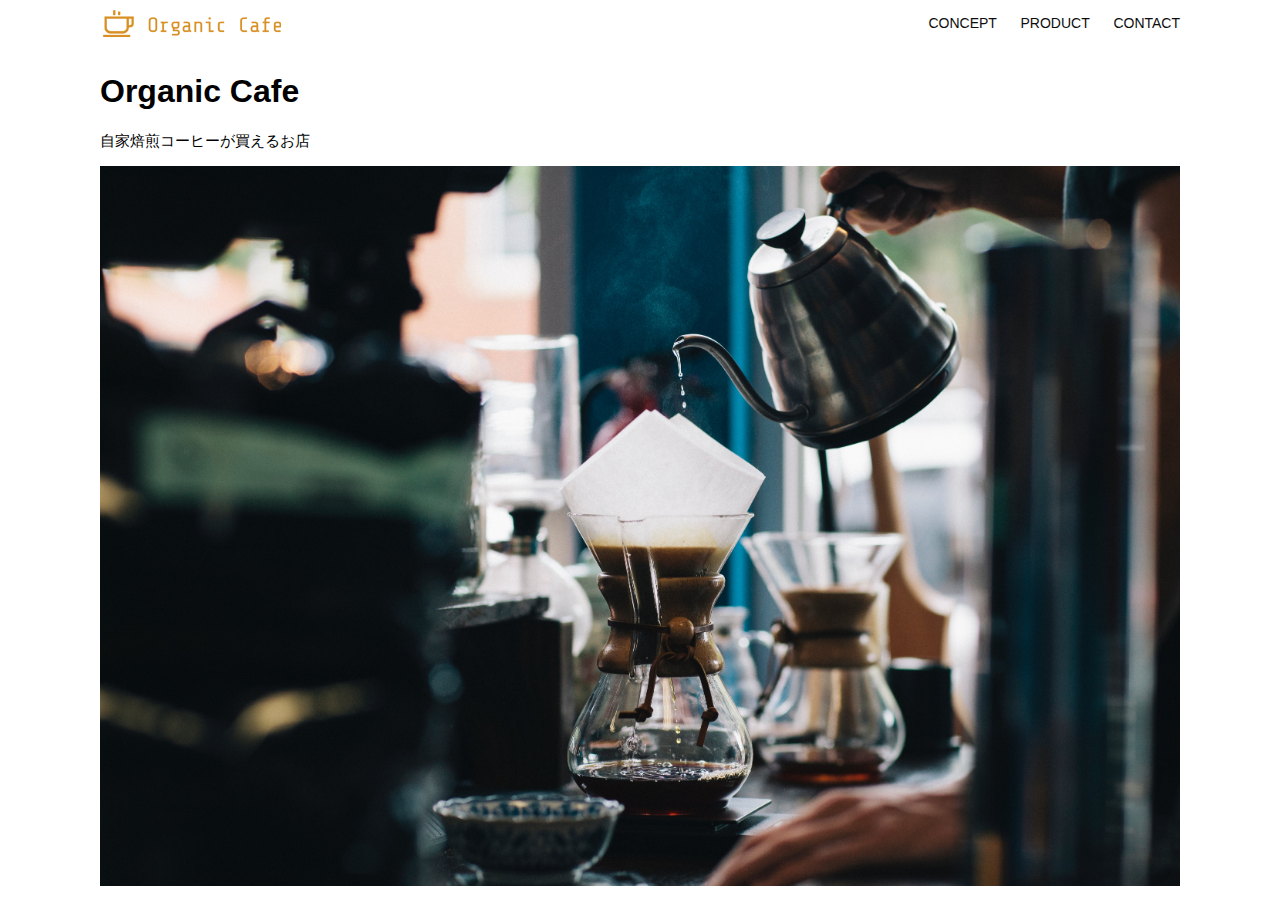
<file: html-css-kadai_013/index.html>
<!DOCTYPE html>
<html>
  <head>
    <title>Organic Cafe</title>
    <meta charset="UTF-8">
    <meta name="description" content="自家焙煎のコーヒーがお家で楽しめるOrganic Cafe">
    <meta name="viewport" content="width=device-width, initial-scale=1.0">
    <link rel="stylesheet" href="style.css">
  </head>
  <body>
    <!-- ヘッダー -->
    <header>
      <!-- ロゴ -->
      <a href="index.html" id="logo"><img src="images/logo.png" alt="トップページに戻る"/></a>

      <!-- PC用ナビゲーション -->
      <nav id="nav-pc">
        <a href="index.html#concept">CONCEPT</a>
        <a href="index.html#product">PRODUCT</a>
        <a href="index.html#contact">CONTACT</a>
      </nav>

      <!-- スマホ用メニューボタン -->
       <img id="menu-sp" src="images/button-menu.png" alt="ナビゲーションを開く" onclick="document.getElementById('nav-sp').style.display ='block'">
       
       <!--スマホ用ナビゲーション-->
       <nav id="nav-sp">
          <ul>
            <li>
              <img id="close" src="images/button-close.png" alt="ナビゲーションを閉じる" onclick="document.getElementById('nav-sp').style.display = 'none'">
         </li>
         <li>
           <a id="logo-sp" href="index.html" onclick="document.getElementById('nav-sp').style.display = 'none'">
             <img src="images/logo-sp.png" alt="トップページに戻る">
           </a>
         </li>
         <li>
           <a class="menu" href="index.html#concept" onclick="document.getElementById('nav-sp').style.display = 'none'">CONCEPT</a>
         </li>
         <li>
          <a class="menu" href="index.html#product" onclick="document.getElementById('nav-sp').style.display = 'none'">PRODUCT</a>
         </li>
         <li>
          <a class="menu" href="index.html#contact" onclick="document.getElementById('nav-sp').style.display = 'none'">CONTACT</a>
         </li>
       </ul>
     </nav>
    </header>

    <main>
      <article>
        <!-- メインビジュアル -->
        <section id="main-visual">
          <div id="main-message">
            <h1>Organic Cafe</h1>
            <p>自家焙煎コーヒーが買えるお店</p>
          </div>
          <img src="images/main-image.jpg" alt="コーヒーをハンドドリップで淹れる画像"/>
        </section>
      </article>
    </main>
  </body>
</html>
</file>
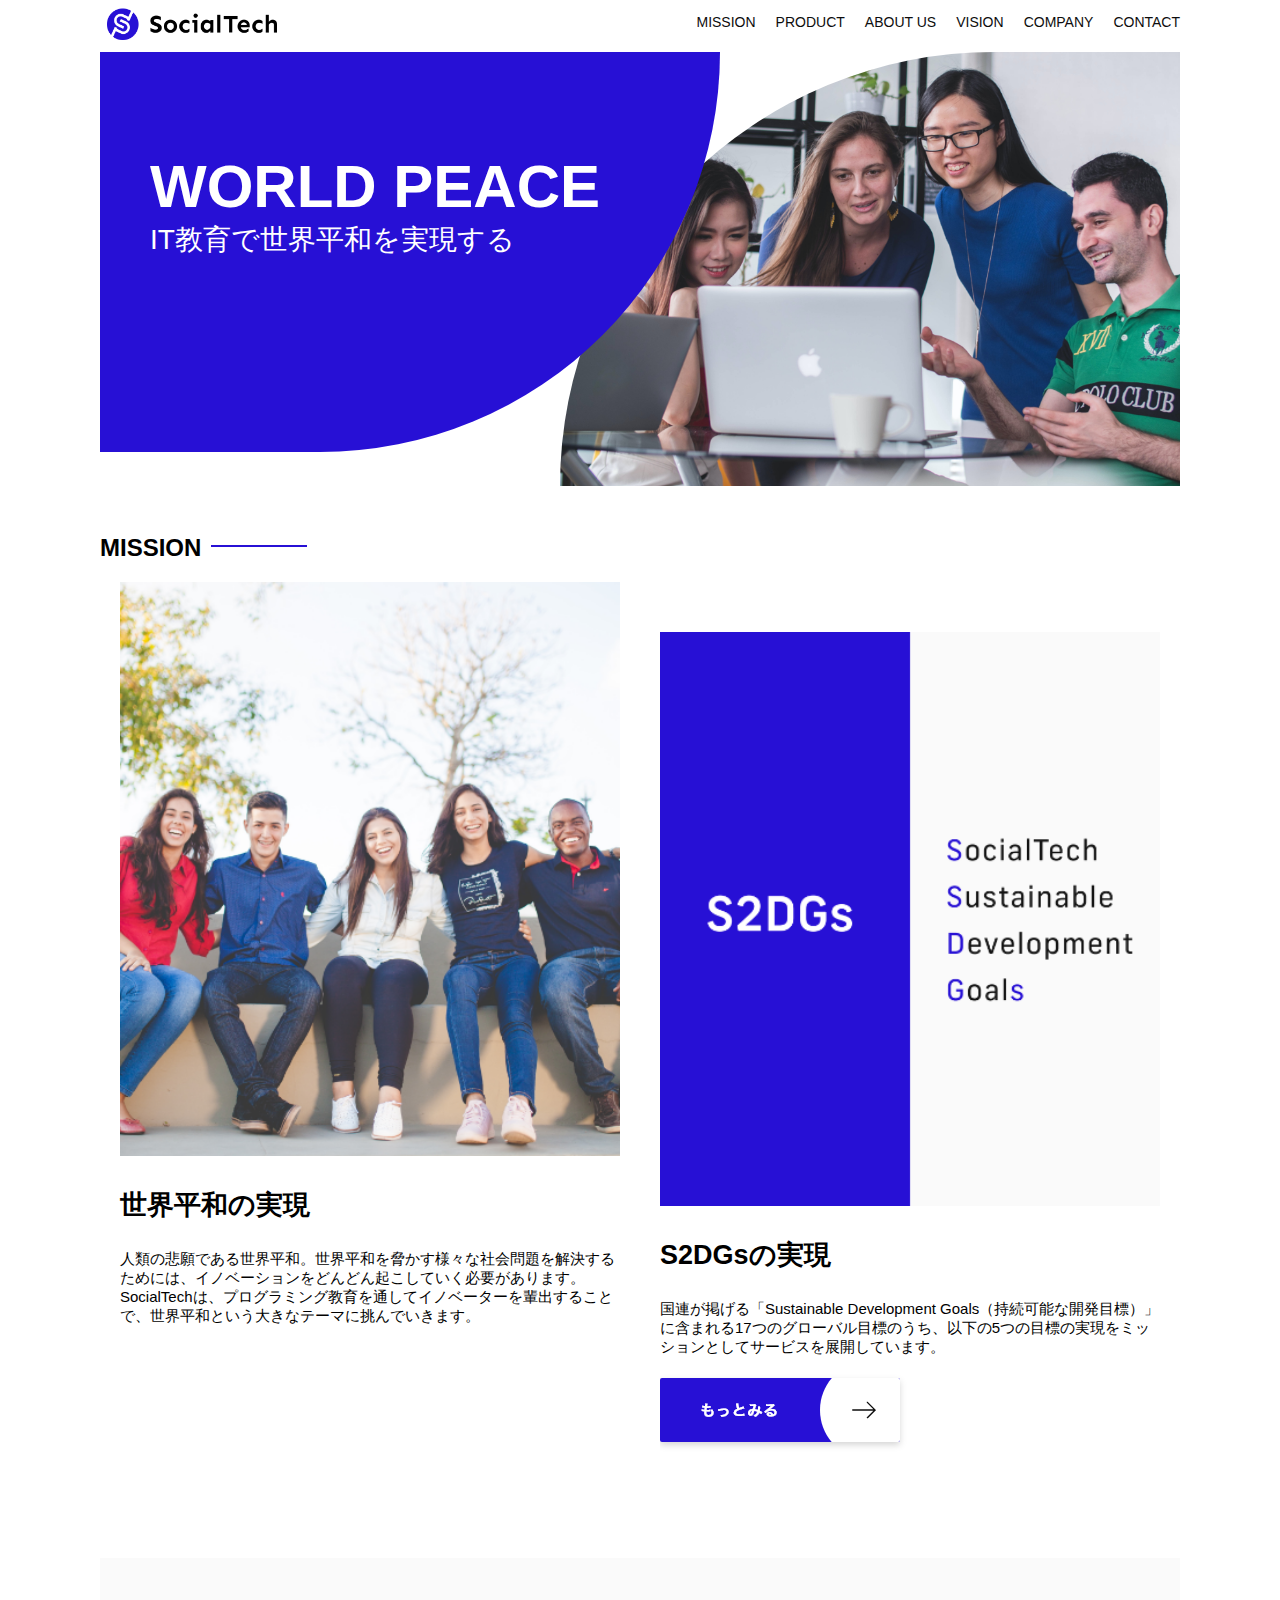
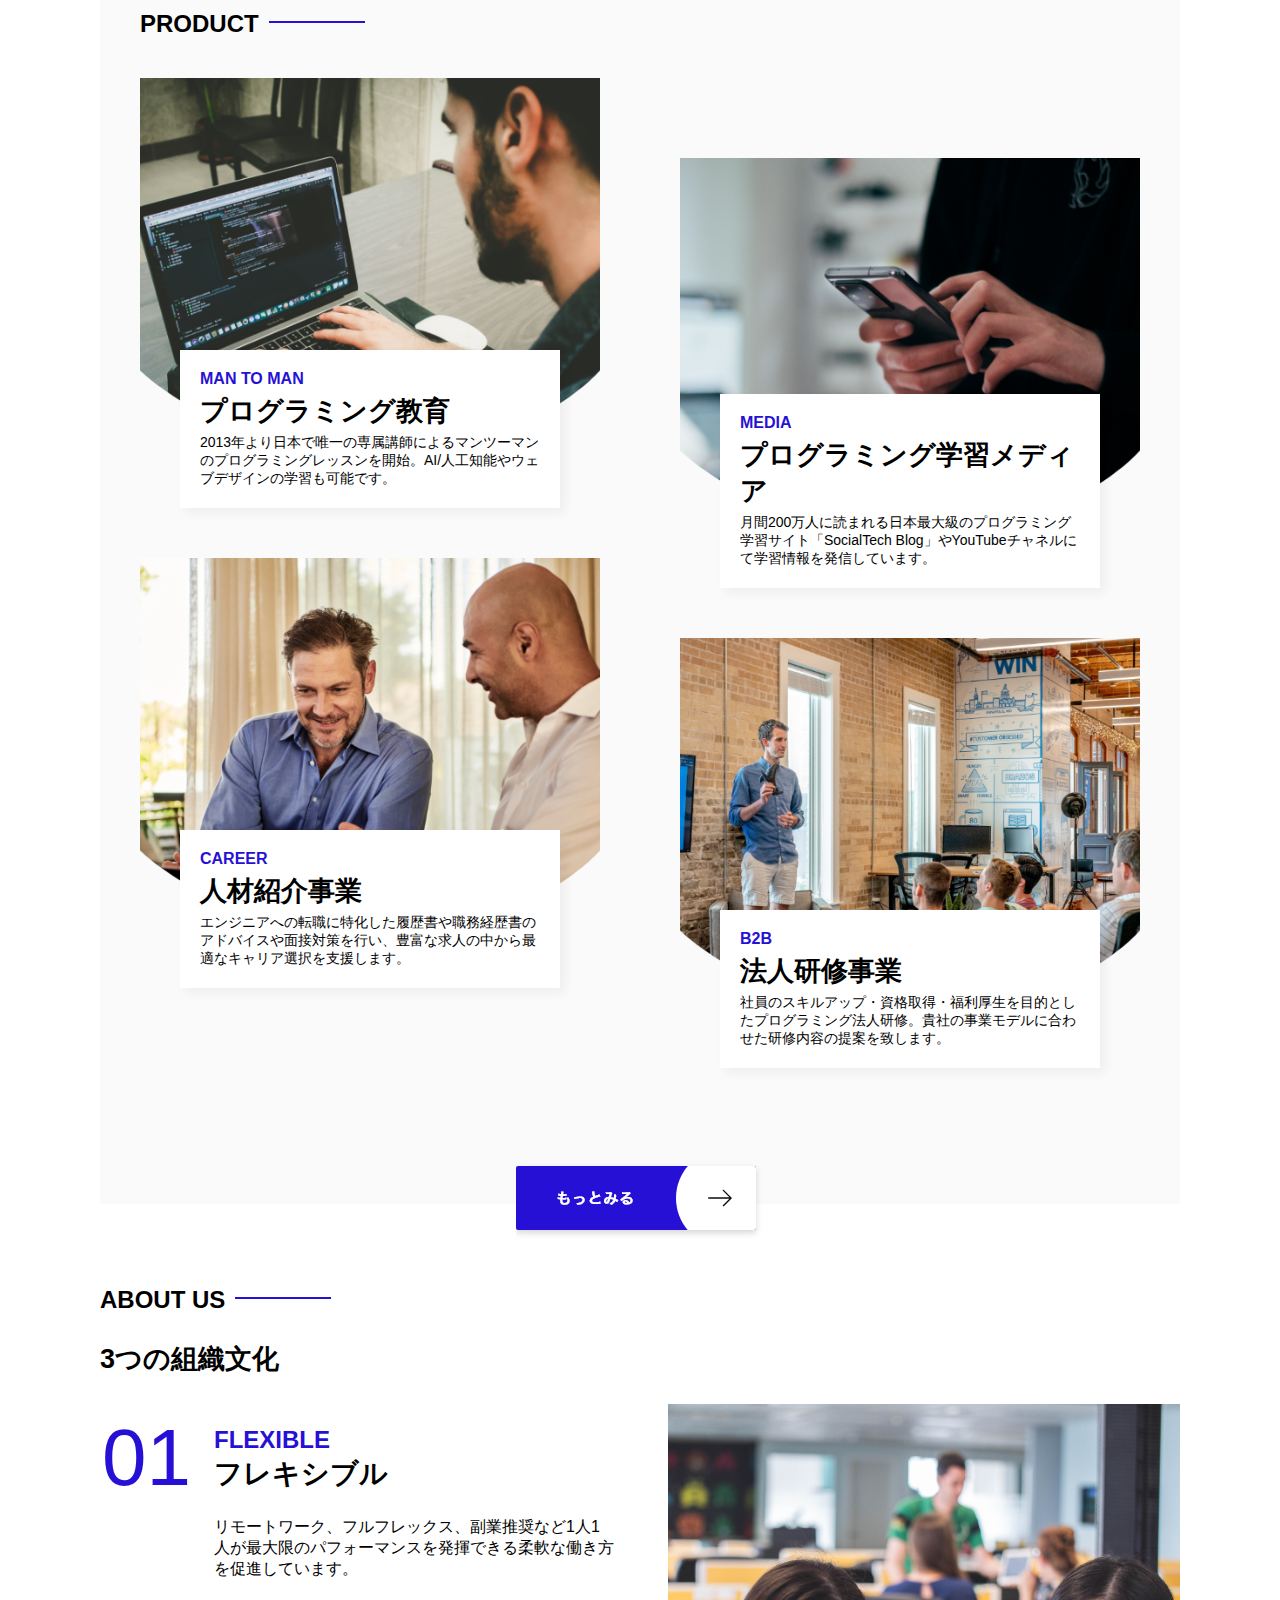
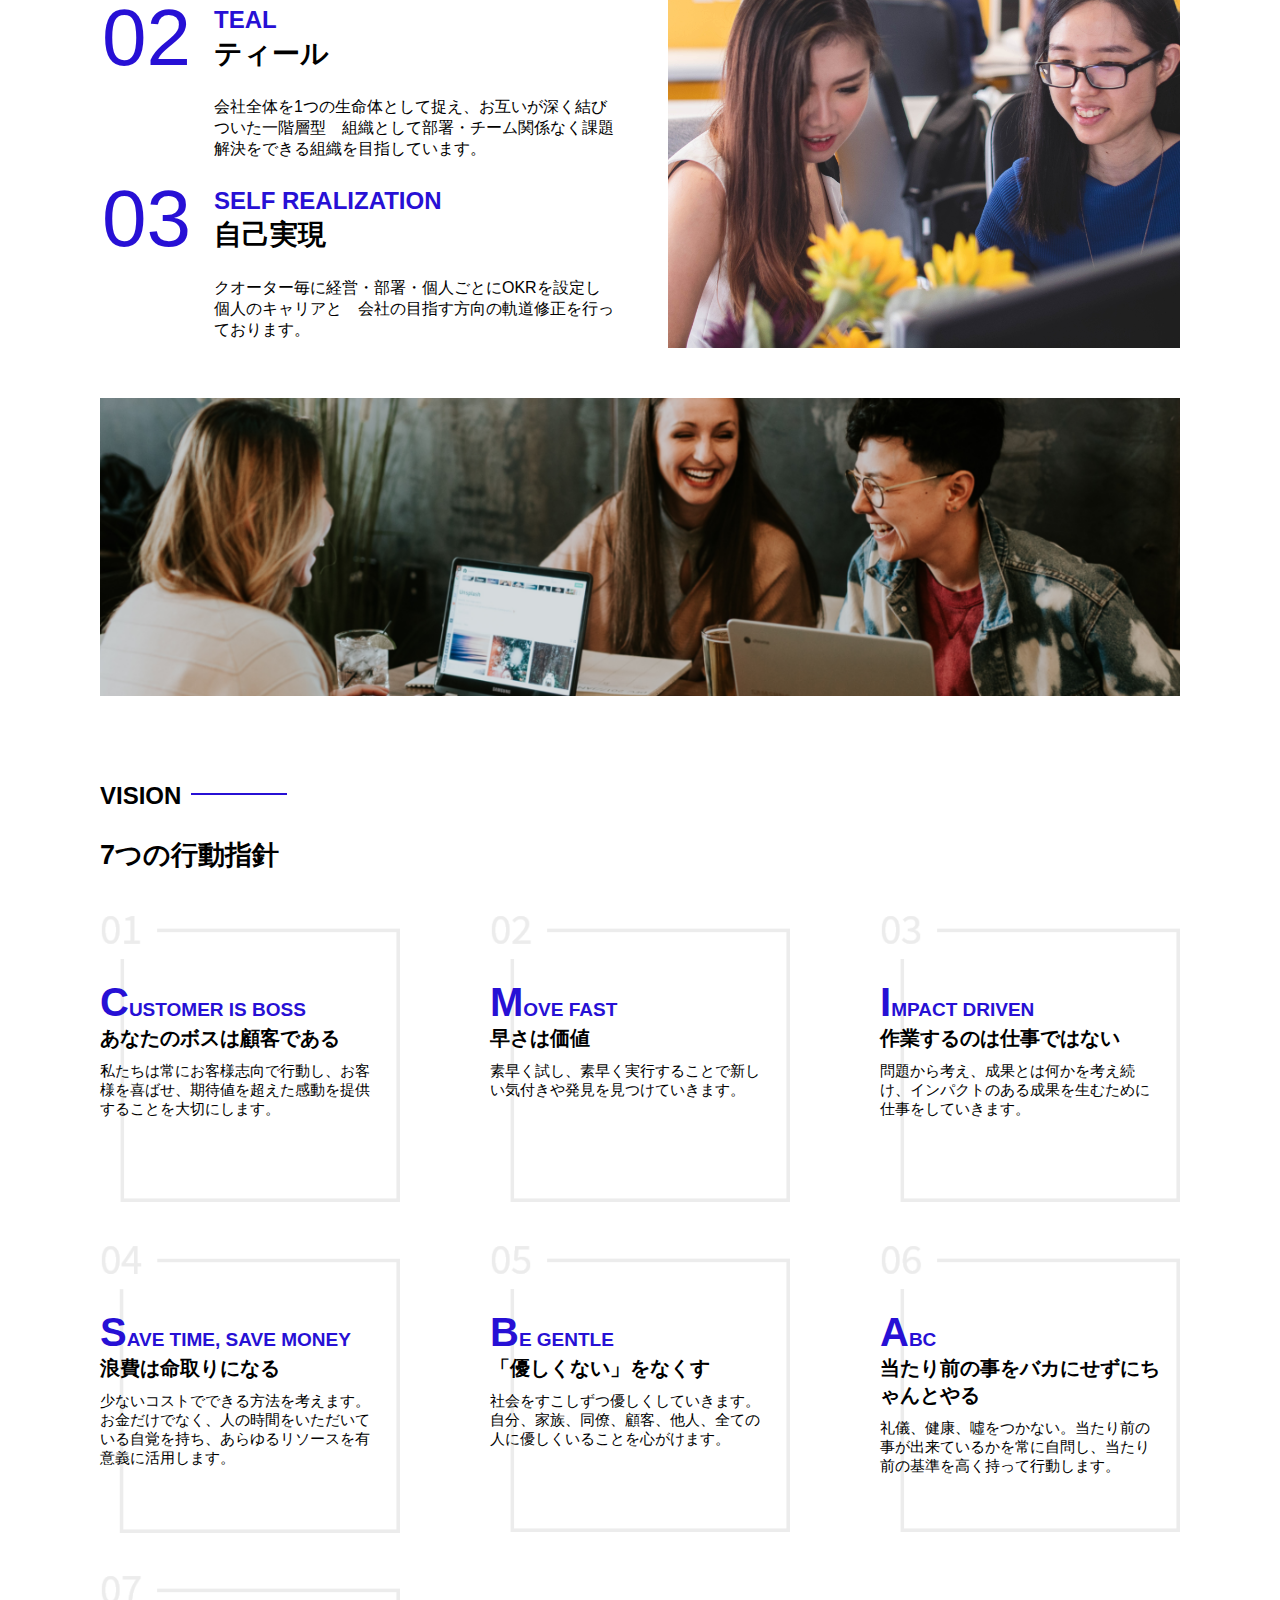
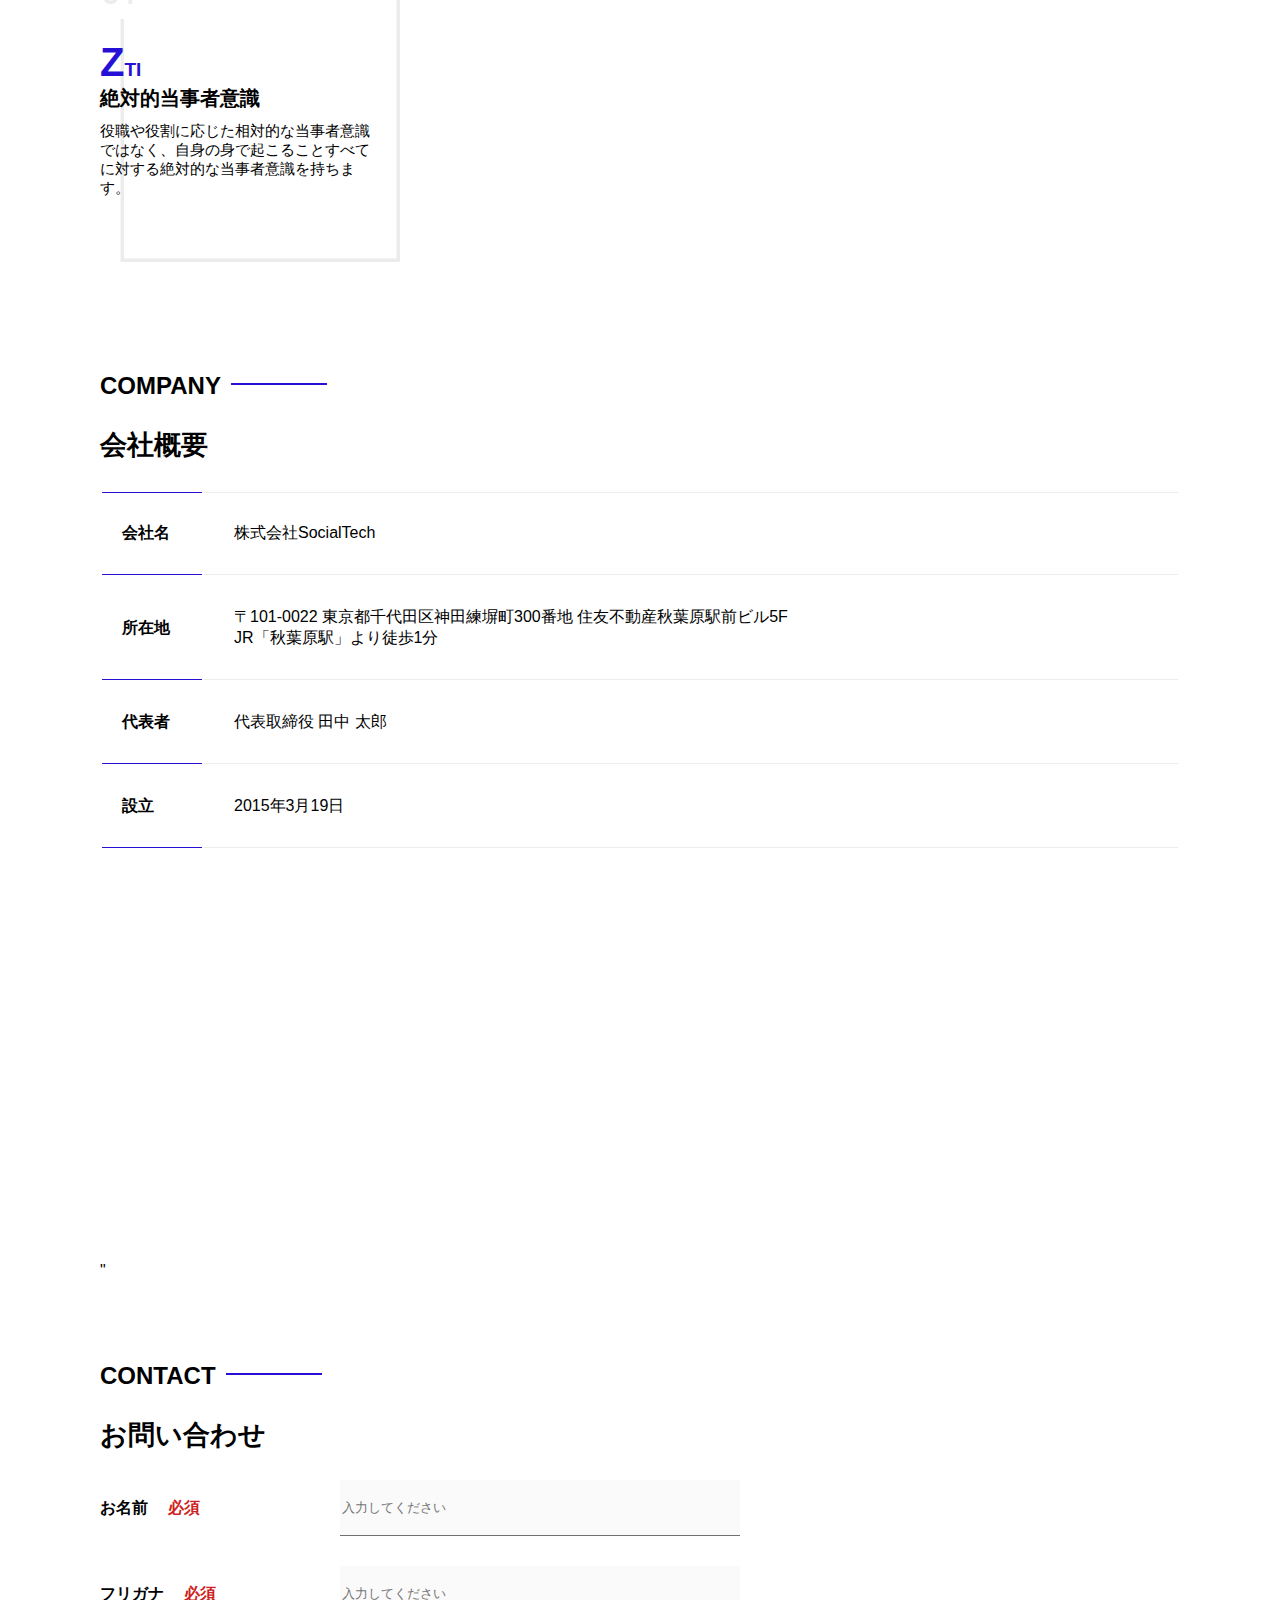
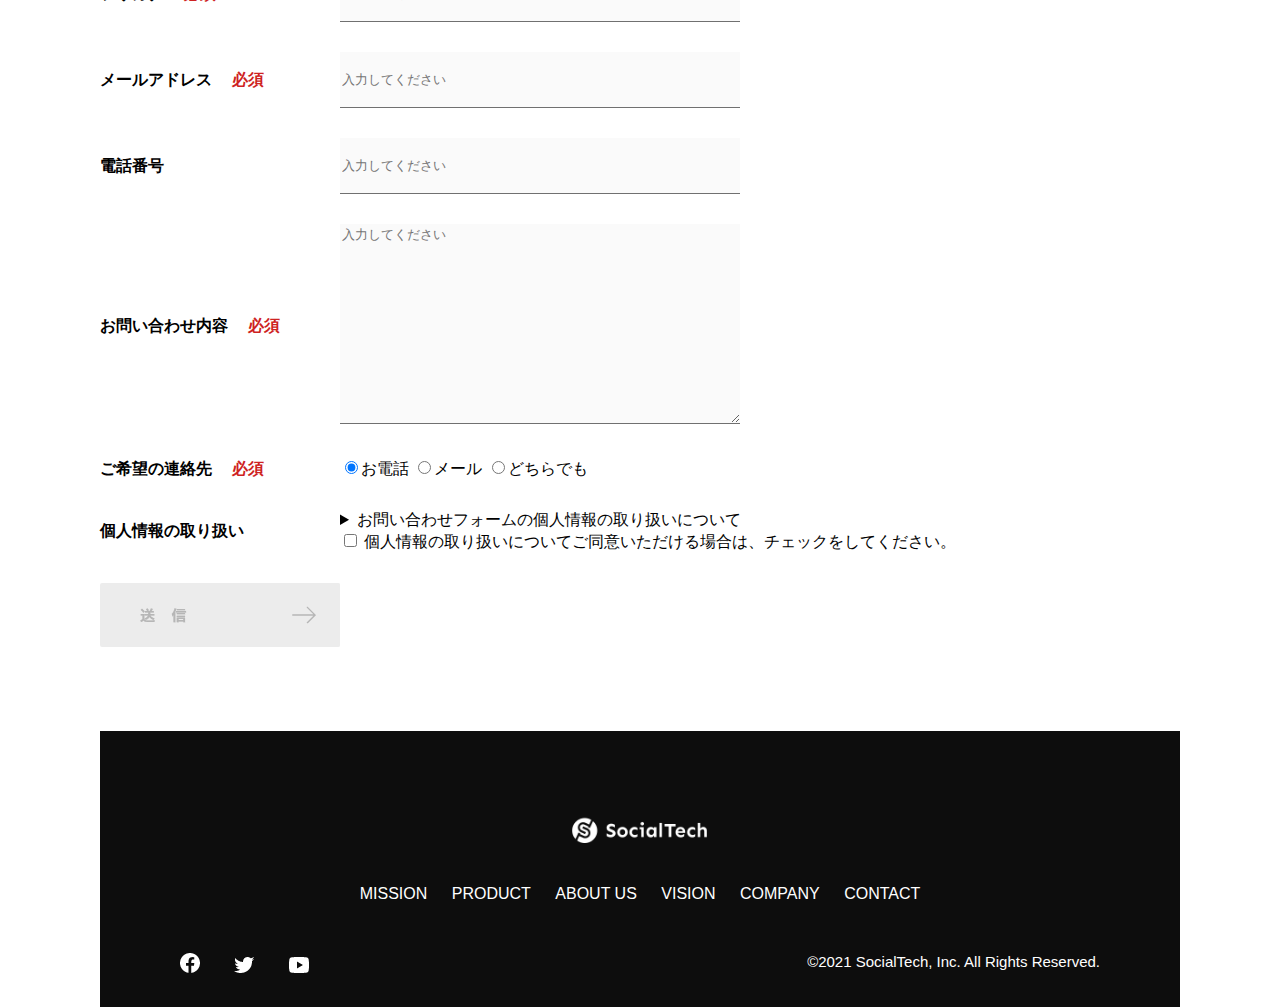
<file: socialtech/index.html>
<!DOCTYPE html>
<html>
    <head>
        <title>SocialTech</title>
        <meta charset="utf-8">
        <meta name="description" content="SocialTechはEdTech業界のリーディングカンパニーを目指します。">
        <meta name="viewport" content="width=device-width,initial=scale-1.0">
        <link rel="stylesheet" href="style.css">
    </head>

    <body>

    <header>
      <!-- ロゴ -->
      <a href="index.html" id="logo">
        <img src="images/logo.png" alt="トップページに戻る">
      </a>

      <!-- PC用ナビゲーション -->
      <nav id="nav-pc">
        <ul>
          <li><a href="mission.html">MISSION</a></li>
          <li><a href="product.html">PRODUCT</a></li>
          <li><a href="index.html#aboutus">ABOUT US</a></li>
          <li><a href="index.html#vision">VISION</a></li>
          <li><a href="index.html#company">COMPANY</a></li>
          <li><a href="index.html#contact">CONTACT</a></li>
        </ul>
    </nav> 
       <!-- スマホ用メニューボタン -->
       <button id="menu-sp" onclick="document.getElementById('nav-sp').style.display = 'block'">
         <img src="images/button-menu.png" alt="ナビゲーションを開く">
       </button>
       <!-- スマホ用ナビゲーション -->
       <div id="nav-sp">
         <button id="close" onclick="document.getElementById('nav-sp').style.display = 'none'">
           <img src="images/button-close.png" alt="ナビゲーションを閉じる">
         </button>
 
         <nav>
           <ul>
             <li>
               <a id="logo-sp" href="index.html" onclick="document.getElementById('nav-sp').style.display = 'none'"><img src="images/logo-sp.png" alt="トップページに戻る"></a>
             </li>
             <li><a class="menu" href="mission.html" onclick="document.getElementById('nav-sp').style.display = 'none'">MISSION</a></li>
             <li><a class="menu" href="product.html" onclick="document.getElementById('nav-sp').style.display = 'none'">PRODUCT</a></li>
             <li><a class="menu" href="index.html#aboutus" onclick="document.getElementById('nav-sp').style.display = 'none'">ABOUT US</a></li>
             <li><a class="menu" href="index.html#vision" onclick="document.getElementById('nav-sp').style.display = 'none'">VISION</a></li>
             <li><a class="menu" href="index.html#company" onclick="document.getElementById('nav-sp').style.display = 'none'">COMPANY</a></li>
             <li><a class="menu" href="index.html#contact" onclick="document.getElementById('nav-sp').style.display = 'none'">CONTACT</a></li>
           </ul>
         </nav>
         <div id="sns">
           <a href="https://www.facebook.com/sejuku2013">
             <img src="images/button-facebook.png" alt="Facebookのリンク">
           </a>
           <a href="https://twitter.com/samuraijuku">
             <img src="images/button-twitter.png" alt="Twitterのリンク">
           </a>
           <a href="https://www.youtube.com/channel/UCCFOQO5aDK0xXam4cUQXT8g">
             <img src="images/button-youtube.png" alt="YouTubeのリンク">
           </a>
         </div>
       </div>
        </header>
        <main>
          <article>
                <section id="main-visual">
                    <div id="main-message">
                        <h1>WORLD PEACE</h1>
                        <p>IT教育で世界平和を実現する</p>
                    </div>
                    <img src="images/index/index-main.png" alt="PCの周りに集まる多国籍の仲間たち">
                </section>
                <section id="mission">
                    <h2 class="index-h2">MISSION</h2>
                    <div id="mission-flex">
                    <div>
                        <img id="mission-photo" src="images/index/index-mission.png" alt="屋外のベンチで写真を撮影する多国籍の仲間たち">
                        <h3>世界平和の実現</h3>
                    <p>
                        人類の悲願である世界平和。世界平和を脅かす様々な社会問題を解決するためには、イノベーションをどんどん起こしていく必要があります。SocialTechは、プログラミング教育を通してイノベーターを輩出することで、世界平和という大きなテーマに挑んでいきます。
                    </p>
                    </div>
                    <div>
                        <img id="s2dgs" src="images/index/s2dgs.png" alt="S2DGs">
                        <h3>S2DGsの実現</h3>
                        <p>国連が掲げる「Sustainable Development Goals（持続可能な開発目標）」に含まれる17つのグローバル目標のうち、以下の5つの目標の実現をミッションとしてサービスを展開しています。</p>
                        <a href="mission.html">
                            <img src="images/button-more.png" alt="もっとみる">
                        </a>
                    </div>
                </div>
                </section>
      <!-- プロダクト -->
      <section id="product">
        <h2 class="index-h2">PRODUCT</h2>
        <div class="product-flex">
          <div id="product-left">
            <div>
              <img class="product-photo" src="images/index/index-mantoman.png" alt="PCでコードを書く男性">
              <div class="product-explain">
                <span>MAN TO MAN</span>
                <h3>プログラミング教育</h3>
                <p>2013年より日本で唯一の専属講師によるマンツーマンのプログラミングレッスンを開始。AI/人工知能やウェブデザインの学習も可能です。</p>
              </div>
            </div>
            <div>
              <img class="product-photo" src="images/index/index-career.png" alt="笑顔で話し合う2人の男性">
              <div class="product-explain">
                <span>CAREER</span>
                <h3>人材紹介事業</h3>
                <p>エンジニアへの転職に特化した履歴書や職務経歴書のアドバイスや面接対策を行い、豊富な求人の中から最適なキャリア選択を支援します。</p>
              </div>
            </div>
          </div>
          <div id="product-right">
            <div>
              <img class="product-photo" src="images/index/index-media.png" alt="スマートフォンを操作する人">
              <div class="product-explain">
                <span>MEDIA</span>
                <h3>プログラミング学習メディア</h3>
                <p>月間200万人に読まれる日本最大級のプログラミング学習サイト「SocialTech Blog」やYouTubeチャネルにて学習情報を発信しています。</p>
              </div>
            </div>
            <div>
              <img class="product-photo" src="images/index/index-b2b.png" alt="講演中の男性とそれを聴く人々">
              <div class="product-explain">
                <span>B2B</span>
                <h3>法人研修事業</h3>
                <p>社員のスキルアップ・資格取得・福利厚生を目的としたプログラミング法人研修。貴社の事業モデルに合わせた研修内容の提案を致します。</p>
              </div>
            </div>
          </div>
        </div>
        <div id="product-more">
          <a href="product.html">
            <img src="images/button-more.png" alt="もっとみる">
          </a>
                    </div>
                </section>
                <!--ABOUT US-->
                <section id="aboutus">
                    <h2 class="index-h2">ABOUT US</h2>
                    <h3>3つの組織文化</h3>
                    <div>
                        <table class="culture-table">
                            <tr>
                                <td class="culture-num">01</td>
                                <th><span class="culture-en">FLEXIBLE</span><br>フレキシブル</th>
                            </tr>
                            <tr>
                                <td>
                                    <!--空のセル-->
                                </td>
                                <td class="culture-description">リモートワーク、フルフレックス、副業推奨など1人1人が最大限のパフォーマンスを発揮できる柔軟な働き方を促進しています。</td>
                            </tr>
                            <tr>
                                <td class="culture-num">02</td>
                                <th><span class="culture-en">TEAL</span><br>ティール</th>
                            </tr>
                            <tr>
                                <td>
                                    <!--空のセル-->
                                </td>
                                <td class="culture-description">会社全体を1つの生命体として捉え、お互いが深く結びついた一階層型　組織として部署・チーム関係なく課題解決をできる組織を目指しています。</td>
                            </tr>
                            <tr>
                                <td class="culture-num">03</td>
                                <th><span class="culture-en">SELF REALIZATION</span><br>自己実現</th>
                            </tr>
                            <tr>
                                <td>
                                    <!--空のセル-->
                                </td>
                                <td class="culture-description">クオーター毎に経営・部署・個人ごとにOKRを設定し個人のキャリアと　会社の目指す方向の軌道修正を行っております。</td>
                            </tr>
                        </table>
                        <img class="culture-img" src="images/index/index-aboutus1.png" alt="笑顔で話し合う2人の女性">
                    </div>
                    <img class="culture-img2" src="images/index/index-aboutus2.png" alt="笑顔で話し合う3人男女">
                </section>
                <!--VISION-->
                <section id="vision">
                    <h2 class="index-h2">VISION</h2>
                    <h3>7つの行動指針</h3>
                    <div>
                        <div class="vision-box">
                            <img src="images/index/vision-01.png" alt="01">
                            <div>
                                <h4>CUSTOMER IS BOSS</h4>
                                <h5>あなたのボスは顧客である</h5>
                                <p>私たちは常にお客様志向で行動し、お客様を喜ばせ、期待値を超えた感動を提供することを大切にします。</p>
                            </div>
                        </div>
                        <div class="vision-box">
                            <img src="images/index/vision-02.png" alt="02">
                            <div>
                                <h4>MOVE FAST</h4>
                                <h5>早さは価値</h5>
                                <p>素早く試し、素早く実行することで新しい気付きや発見を見つけていきます。</p>
                            </div>
                        </div>
                <div class="vision-box">
               <img src="images/index/vision-03.png" alt="03">
               <div>
                 <h4>IMPACT DRIVEN</h4>
                 <h5>作業するのは仕事ではない</h5>
                 <p>問題から考え、成果とは何かを考え続け、インパクトのある成果を生むために仕事をしていきます。</p>
               </div>
             </div>
             <div class="vision-box">
               <img src="images/index//vision-04.png" alt="04">
               <div>
                 <h4>SAVE TIME, SAVE MONEY</h4>
                 <h5>浪費は命取りになる</h5>
                 <p>少ないコストでできる方法を考えます。お金だけでなく、人の時間をいただいている自覚を持ち、あらゆるリソースを有意義に活用します。</p>
               </div>
             </div>
             <div class="vision-box">
               <img src="images/index/vision-05.png" alt="05">
               <div>
                 <h4>BE GENTLE</h4>
                 <h5>「優しくない」をなくす</h5>
                 <p>社会をすこしずつ優しくしていきます。自分、家族、同僚、顧客、他人、全ての人に優しくいることを心がけます。</p>
               </div>
             </div>
             <div class="vision-box">
               <img src="images/index/vision-06.png" alt="06">
               <div>
                 <h4>ABC</h4>
                 <h5>当たり前の事をバカにせずにちゃんとやる</h5>
                 <p>礼儀、健康、噓をつかない。当たり前の事が出来ているかを常に自問し、当たり前の基準を高く持って行動します。</p>
               </div>
             </div>
             <div class="vision-box">
               <img src="images/index/vision-07.png" alt="07">
               <div>
                 <h4>ZTI</h4>
                 <h5>絶対的当事者意識</h5>
                 <p>役職や役割に応じた相対的な当事者意識ではなく、自身の身で起こることすべてに対する絶対的な当事者意識を持ちます。</p>
               </div>
             </div>
        </div>
             </section>
             <!--COMPANY-->
             <section id="company">
              <h2 class="index-h2">COMPANY</h2>
              <h3>会社概要</h3>
              <table id="company-table">
                <tr>
                  <th class="tableheader tableheader-first">会社名</th>
                  <td class="cell cell-first">株式会社SocialTech</td>
                </tr>
                <tr>
                  <th class="tableheader">所在地</th>
                  <td class="cell">〒101-0022 東京都千代田区神田練塀町300番地 住友不動産秋葉原駅前ビル5F<br>JR「秋葉原駅」より徒歩1分</td>
                </tr>
                <tr>
                  <th class="tableheader">代表者</th>
                  <td class="cell">代表取締役 田中 太郎</td>
                </tr>
                <tr>
                  <th class="tableheader">設立</th>
                  <td class="cell">2015年3月19日</td>
                </tr>
              </table>
              <iframe src="https://www.google.com/maps/embed?pb=!1m18!1m12!1m3!1d3240.068678112339!2d139.77207767525135!3d35.69992752894759!2m3!1f0!2f0!3f0!3m2!1i1024!2i768!4f13.1!3m3!1m2!1s0x60188fee13660e23%3A0x77137876edf742ac!2z5L2P5Y-L5LiN5YuV55Sj56eL6JGJ5Y6f6aeF5YmN44OT44Or!5e0!3m2!1sja!2sjp!4v1751370898022!5m2!1sja!2sjp" width="600" height="450" style="border:0;" allowfullscreen="" loading="lazy" referrerpolicy="no-referrer-when-downgrade"></iframe>"
             </section>
             <!--お問い合わせフォーム-->
             <section id="contact">
          <h2 class="index-h2">CONTACT</h2>
          <h3>お問い合わせ</h3>
          <form>
            <div>
              <div class="contact-heading">
                <label class="contact-label">お名前<span class="contact-span">必須</span></label>
              </div>
              <div>
                <input type="text" name="name" placeholder="入力してください" class="contact-textbox">
              </div>
            </div>
            <div>
              <div class="contact-heading">
                <label class="contact-label">フリガナ<span class="contact-span">必須</span></label>
              </div>
              <div>
                <input type="text" name="hurigana" placeholder="入力してください" class="contact-textbox">
              </div>
            </div>
            <div>
              <div class="contact-heading">
                <label class="contact-label">メールアドレス<span class="contact-span">必須</span></label>
              </div>
              <div>
                <input type="text" name="email" placeholder="入力してください" class="contact-textbox">
              </div>
            </div>
            <div>
              <div class="contact-heading">
                <label class="contact-label">電話番号</label>
              </div>
              <div>
                <input type="text" name="tel" placeholder="入力してください" class="contact-textbox">
              </div>
            </div>
            <div>
              <div class="contact-heading">
                <label class="contact-label">お問い合わせ内容<span class="contact-span">必須</span></label>
              </div>
              <div>
                <textarea class="contact-textarea" placeholder="入力してください" name="message"></textarea>
              </div>
            </div>
            <div>
              <div class="contact-heading">
                <label class="contact-label">ご希望の連絡先<span class="contact-span">必須</span></label>
              </div>
              <div><input class="radiobutton" type="radio" value="tel" name="contact" checked><label>お電話</label> <input class="radiobutton" type="radio" value="mail" name="contact"><label>メール</label> <input class="radiobutton" type="radio" value="both" name="contact"><label>どちらでも</label></div>
            </div>
            <div>
              <div class="contact-heading">
                <label class="contact-label">個人情報の取り扱い</label>
              </div>
              <div>
                <details>
                  <summary>お問い合わせフォームの個人情報の取り扱いについて</summary>
                  <div>
                    <dl>
                      <dt>１．組織の名称又は氏名</dt>
                      <dd>株式会社SocialTech</dd>
                      <dt>２．個人情報保護管理者（若しくはその代理人）の氏名又は職名、所属及び連絡先</dt>
                      <dd>
                        <p>鈴木 一郎 コーポレート部</p>
                        <p>メールアドレス：samurai@example.com</p>
                        <p>TEL：03-1234-5678</p>
                      </dd>
                      <dt>３．個人情報の利用目的</dt>
                      <dd>
                        <ul>
                          <li>・本サービス及び本サービスに関連する情報の提供又はそれらに関する連絡のため</li>
                          <li>・ユーザーの本人確認のため</li>
                          <li>・当社サービスのご案内のため</li>
                          <li>・当社の商品等の広告または宣伝（電子メールによるものを含むものとします。）</li>
                        </ul>
                      </dd>
                      <dt>４．個人情報の取り扱い業務の委託</dt>
                      <dd>個人情報の取扱業務の全部または一部を外部に業務委託する場合があります。その際、弊社は、個人情報を適切に保護できる管理体制を敷き実行していることを条件として委託先を厳選したうえで、機密保持契約を委託先と締結し、お客様の個人情報を厳密に管理させます。</dd>
                      <dt>５．個人情報の開示等の請求</dt>
                      <dd>
                        お客様は、弊社に対してご自身の個人情報の開示等（利用目的の通知、開示、内容の訂正・追加・削除、利用の停止または消去、第三者への提供の停止）に関して、当社問合わせ窓口に申し出ることができます。<br>
                        その際、弊社はお客様ご本人を確認させていただいたうえで、合理的な期間内に対応いたします。<br>
                        なお、個人情報に関する弊社問合わせ先は、次の通りです。
                      </dd>
                      <dd>
                        <p>株式会社SocialTech　個人情報問合せ窓口</p>
                        <p>〒150-0043　東京都千代田区神田練塀町300番地 住友不動産秋葉原駅前ビル5F</p>
                        <p>メールアドレス：samurai@example.com　TEL：03-1234-5678</p>
                      </dd>

                      <dt>６．個人情報を提供されることの任意性について</dt>
                      <dd>お客様がご自身の個人情報を弊社に提供されるか否かは、お客様のご判断によりますが、もしご提供されない場合には、適切なサービスが提供できない場合がありますので予めご了承ください。</dd>
                    </dl>
                  </div>
                </details>
                <input type="checkbox" name="agree">
                <span>個人情報の取り扱いについてご同意いただける場合は、チェックをしてください。</span>
              </div>
            </div>
            <input type="image" src="images/button-submit.png" alt="送信する">
          </form>
        </section>
      </article>
  </main>
  <footer>
    <div id="footer-logo">
      <img src="images/logo-sp.png" alt="SocialTech">
    </div>
      <div id="footer-link">
        <a href="mission.html">MISSION</a>
        <a href="product.html">PRODUCT</a>
        <a href="index.html#aboutus">ABOUT US</a>
        <a href="index.html#vision">VISION</a>
        <a href="index.html#company">COMPANY</a>
        <a href="index.html#contact">CONTACT</a>
      </div>
       <div id="sns-footer">
         <div class="sns-btns">
           <a href="https://www.facebook.com/sejuku2013"><img src="images/button-facebook.png" alt="Facebookのリンク"></a>
           <a href="https://twitter.com/samuraijuku"><img src="images/button-twitter.png" alt="Twitterのリンク"></a>
           <a href="https://www.youtube.com/channel/UCCFOQO5aDK0xXam4cUQXT8g"><img src="images/button-youtube.png" alt="YouTubeのリンク"></a>
         </div>
         <p id="copyright">&copy;2021 SocialTech, Inc. All Rights Reserved.</p>
       </div>
  </footer>
    </body>
</html>
</file>
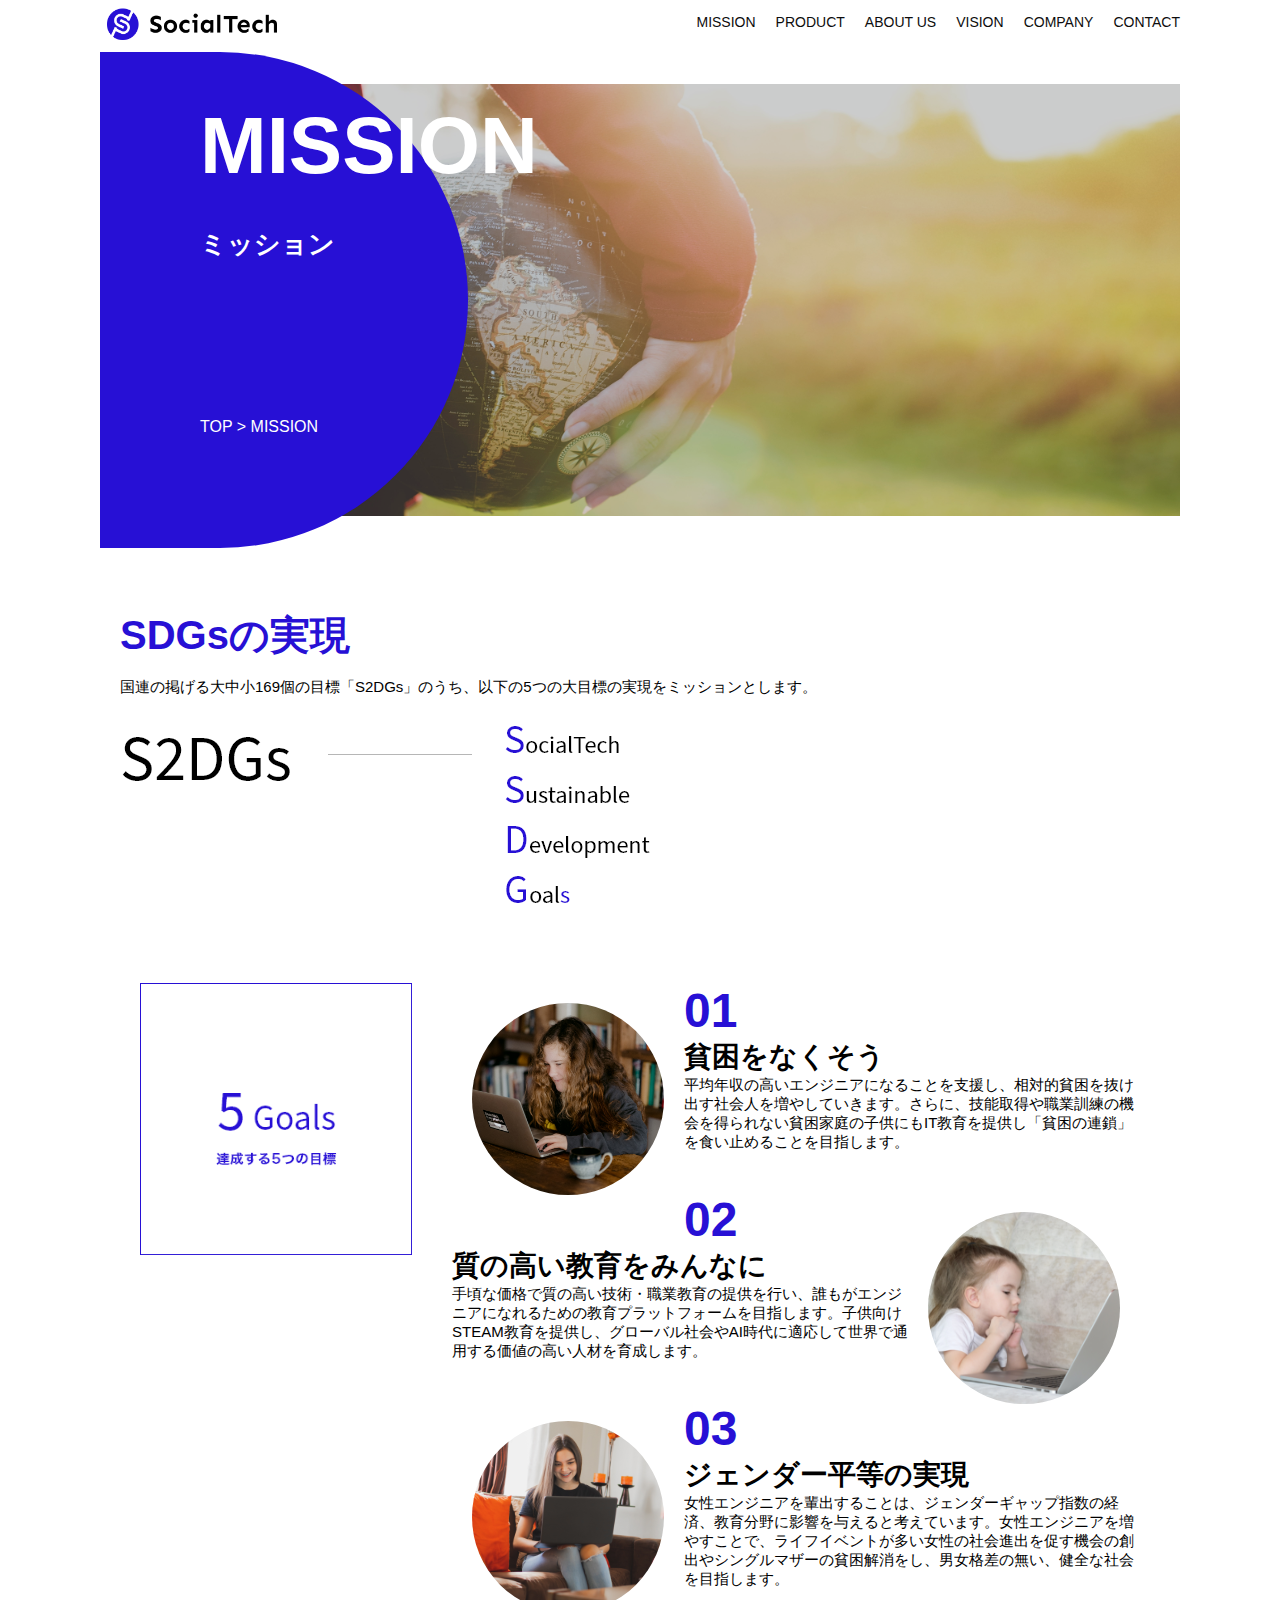
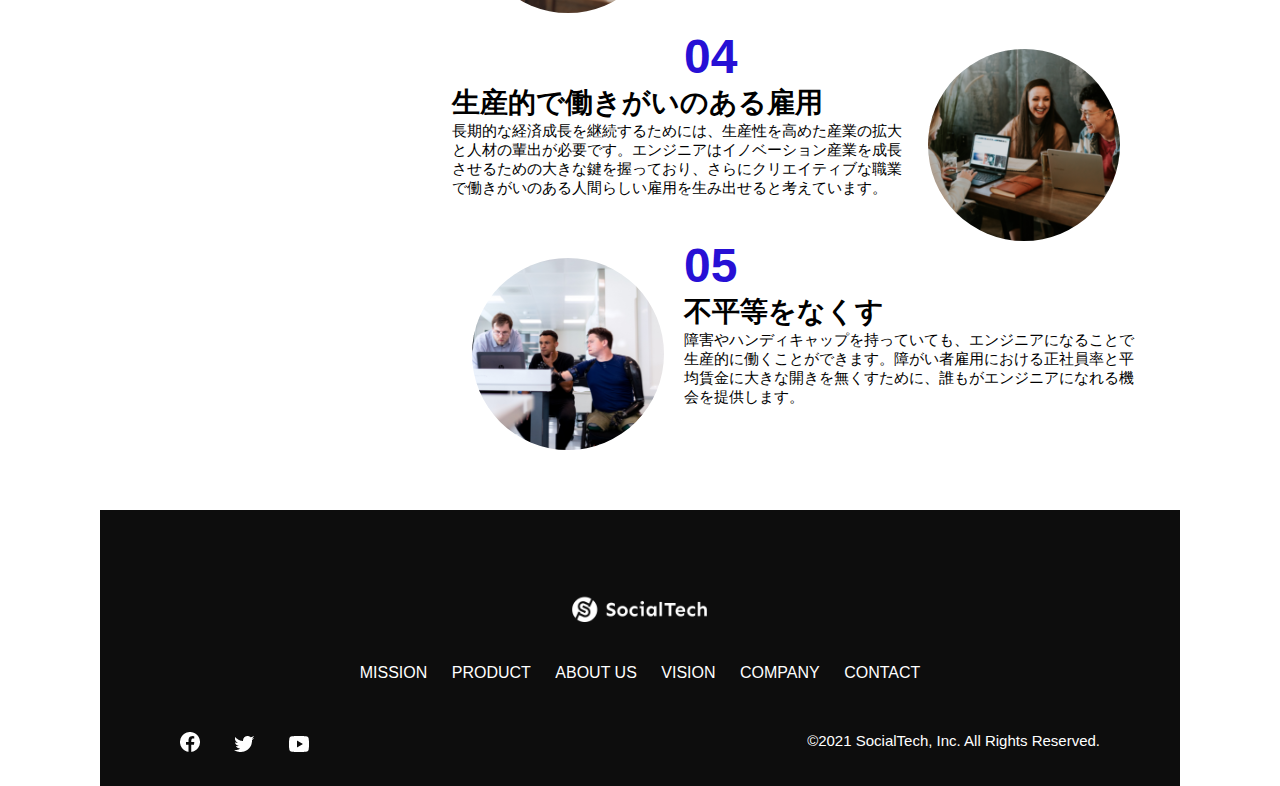
<file: socialtech/mission.html>
<!DOCTYPE html>
<html>
    <head>
    <title>SocialTech - MISSION ミッション -</title>
    <meta charset="utf-8">
    <meta name="description" content="SocialTechが目指す5つの目標（S2DGs）を紹介します">
    <meta name="viewport" content="width=device-width,initial-scale=1.0">
    <link rel="stylesheet" href="style.css">
    </head>

  <body>
    <!-- ヘッダー -->
    <header>
      <!-- ロゴ -->
      <a href="index.html" id="logo">
        <img src="images/logo.png" alt="トップページに戻る">
      </a>

    <!-- PC用ナビゲーション -->
      <nav id="nav-pc">
        <ul>
          <li><a href="mission.html">MISSION</a></li>
          <li><a href="product.html">PRODUCT</a></li>
          <li><a href="index.html#aboutus">ABOUT US</a></li>
          <li><a href="index.html#vision">VISION</a></li>
          <li><a href="index.html#company">COMPANY</a></li>
          <li><a href="index.html#contact">CONTACT</a></li>
        </ul>
      </nav>

      <!-- スマホ用メニューボタン -->
      <button id="menu-sp" onclick="document.getElementById('nav-sp').style.display = 'block'">
        <img src="images/button-menu.png" alt="ナビゲーションを開く">
      </button>

     <!-- スマホ用ナビゲーション -->
      <div id="nav-sp">
        <button id="close" onclick="document.getElementById('nav-sp').style.display = 'none'">
          <img src="images/button-close.png" alt="ナビゲーションを閉じる">
        </button>

        <nav>
          <ul>
            <li>
              <a id="logo-sp" href="index.html" onclick="document.getElementById('nav-sp').style.display = 'none'"><img src="images/logo-sp.png" alt="トップページに戻る"></a>
            </li>
            <li><a class="menu" href="mission.html" onclick="document.getElementById('nav-sp').style.display = 'none'">MISSION</a></li>
            <li><a class="menu" href="product.html" onclick="document.getElementById('nav-sp').style.display = 'none'">PRODUCT</a></li>
            <li><a class="menu" href="index.html#aboutus" onclick="document.getElementById('nav-sp').style.display = 'none'">ABOUT US</a></li>
            <li><a class="menu" href="index.html#vision" onclick="document.getElementById('nav-sp').style.display = 'none'">VISION</a></li>
            <li><a class="menu" href="index.html#company" onclick="document.getElementById('nav-sp').style.display = 'none'">COMPANY</a></li>
            <li><a class="menu" href="index.html#contact" onclick="document.getElementById('nav-sp').style.display = 'none'">CONTACT</a></li>
          </ul>
        </nav>
        <div id="sns">
          <a href="https://www.facebook.com/sejuku2013">
            <img src="images/button-facebook.png" alt="Facebookのリンク">
          </a>
          <a href="https://twitter.com/samuraijuku">
            <img src="images/button-twitter.png" alt="Twitterのリンク">
          </a>
          <a href="https://www.youtube.com/channel/UCCFOQO5aDK0xXam4cUQXT8g">
            <img src="images/button-youtube.png" alt="YouTubeのリンク">
          </a>
        </div>
      </div>
    </header>

    <main>
      <article>
        <section id="mission-main">
           <div class="mission-main-inner">
             <div id="mission-title">
               <h1>MISSION<br><span>ミッション</span></h1>
               <p>TOP > MISSION</p>
             </div>
           </div>
         </section>

        <section id="mission-s2dgs">
          <h2 class="mission-h2">SDGsの実現</h2>
          <p>国連の掲げる大中小169個の目標「S2DGs」のうち、以下の5つの大目標の実現をミッションとします。</p>
          <img src="images/mission/mission-s2dgs.png" alt="S2DGs">
        </section>

        <section id="mission-five-goals">
          <div class="five-goals-image">
            <img src="images/mission/mission-5goals.png" alt="5Goals">
          </div>
          <div class="five-goals-read">
            <div>
              <img class="fivegoals-image-left" src="images/mission/mission-5goals01.png" alt="PCを操作する女の子">
              <span class="fivegoals-number">01</span>
              <h3 class="fivegoals-h3">貧困をなくそう</h3>
              <p class="fivegoals-p">平均年収の高いエンジニアになることを支援し、相対的貧困を抜け出す社会人を増やしていきます。さらに、技能取得や職業訓練の機会を得られない貧困家庭の子供にもIT教育を提供し「貧困の連鎖」を食い止めることを目指します。</p>
            </div>
             <div>
               <img class="fivegoals-image-right" src="images/mission/mission-5goals02.png" alt="PCを見つめる小さい女の子">
               <span class="fivegoals-number">02</span>
               <h3 class="fivegoals-h3">質の高い教育をみんなに</h3>
               <p class="fivegoals-p">手頃な価格で質の高い技術・職業教育の提供を行い、誰もがエンジニアになれるための教育プラットフォームを目指します。子供向けSTEAM教育を提供し、グローバル社会やAI時代に適応して世界で通用する価値の高い人材を育成します。</p>
             </div>
             <div>
               <img class="fivegoals-image-left" src="images/mission/mission-5goals03.png" alt="PCを操作する女性">
               <span class="fivegoals-number">03</span>
               <h3 class="fivegoals-h3">ジェンダー平等の実現</h3>
               <p class="fivegoals-p">女性エンジニアを輩出することは、ジェンダーギャップ指数の経済、教育分野に影響を与えると考えています。女性エンジニアを増やすことで、ライフイベントが多い女性の社会進出を促す機会の創出やシングルマザーの貧困解消をし、男女格差の無い、健全な社会を目指します。</p>
             </div>
             <div>
               <img class="fivegoals-image-right" src="images/mission/mission-5goals04.png" alt="笑顔で話し合う3人の男女">
               <span class="fivegoals-number">04</span>
               <h3 class="fivegoals-h3">生産的で働きがいのある雇用</h3>
               <p class="fivegoals-p">長期的な経済成長を継続するためには、生産性を高めた産業の拡大と人材の輩出が必要です。エンジニアはイノベーション産業を成長させるための大きな鍵を握っており、さらにクリエイティブな職業で働きがいのある人間らしい雇用を生み出せると考えています。</p>
             </div>
             <div>
               <img class="fivegoals-image-left" src="images/mission/mission-5goals05.png" alt="障害を持つ男性が生き生きと働く様子">
               <span class="fivegoals-number">05</span>
               <h3 class="fivegoals-h3">不平等をなくす</h3>
               <p class="fivegoals-p">障害やハンディキャップを持っていても、エンジニアになることで生産的に働くことができます。障がい者雇用における正社員率と平均賃金に大きな開きを無くすために、誰もがエンジニアになれる機会を提供します。</p>
             </div>



          </div>
        </section>
      </article>
    </main>

      <footer>
      <div id="footer-logo">
        <img src="images/logo-sp.png" alt="SocialTech">
      </div>
      <div id="footer-link">
        <a href="mission.html">MISSION</a>
        <a href="product.html">PRODUCT</a>
        <a href="index.html#aboutus">ABOUT US</a>
        <a href="index.html#vision">VISION</a>
        <a href="index.html#company">COMPANY</a>
        <a href="index.html#contact">CONTACT</a>
      </div>
      <div id="sns-footer">
        <div class="sns-btns">
          <a href="https://www.facebook.com/sejuku2013"><img src="images/button-facebook.png" alt="Facebookのリンク"></a>
          <a href="https://twitter.com/samuraijuku"><img src="images/button-twitter.png" alt="Twitterのリンク"></a>
          <a href="https://www.youtube.com/channel/UCCFOQO5aDK0xXam4cUQXT8g"><img src="images/button-youtube.png" alt="YouTubeのリンク"></a>
        </div>
        <p id="copyright">&copy;2021 SocialTech, Inc. All Rights Reserved.</p>
      </div>
    </footer>

  </body>
</html>
</file>
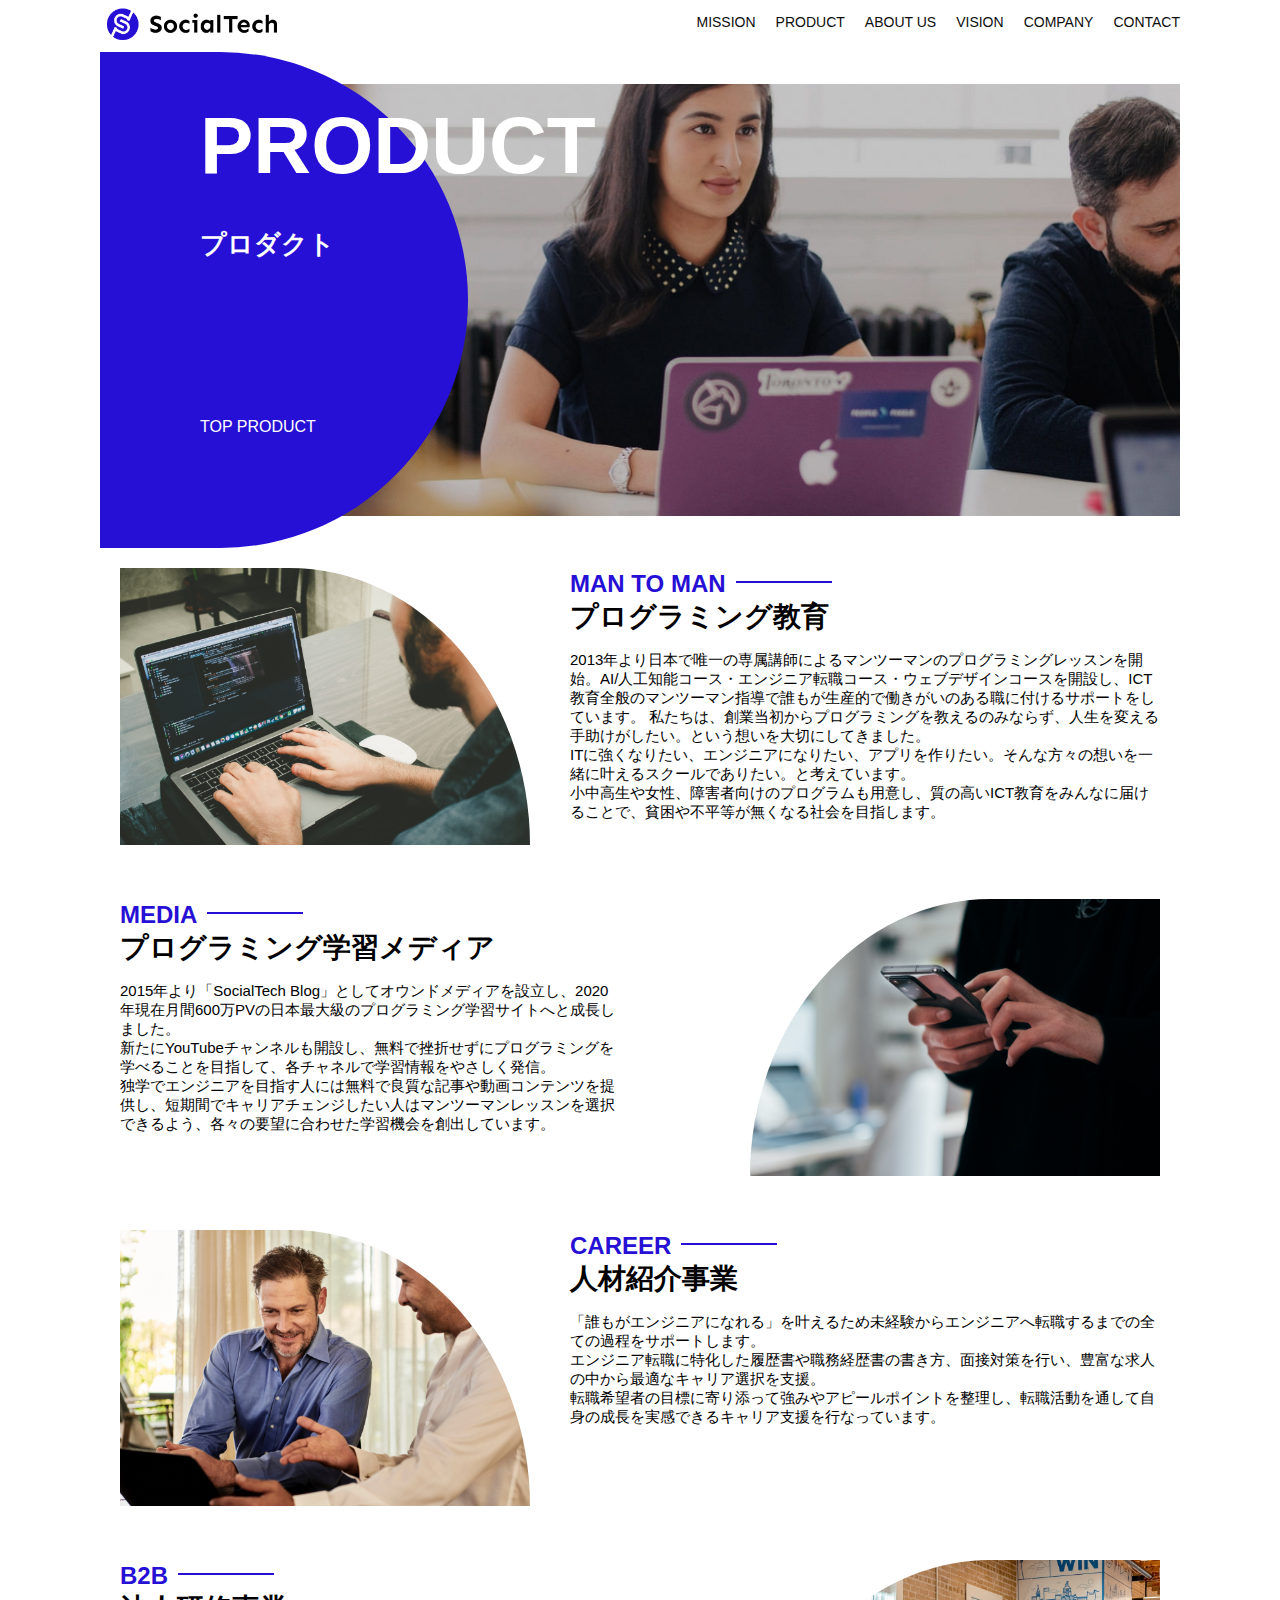
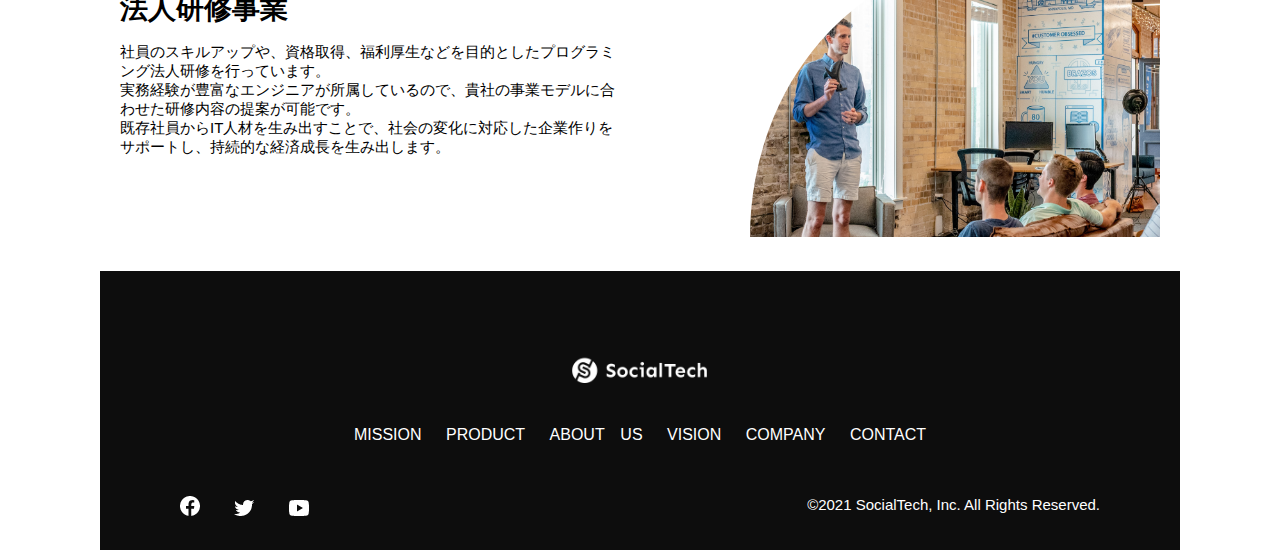
<file: socialtech/product.html>
<!DOCTYPE html>
<html>
    <head>
        <title>SocialTech -PRODUCTプロダクト-</title>
        <meta charset="utf-8">
        <meta name="description" content="SocialTechの4つのプロダクトを紹介します">
        <meta name="viewport" content="width=device-width,initial=scale=1.0">
        <link rel="stylesheet" href="style.css">
    </head>
    <body>
    <header>
      <!-- ロゴ -->
      <a href="index.html" id="logo">
        <img src="images/logo.png" alt="トップページに戻る">
      </a>

      <!-- PC用ナビゲーション -->
      <nav id="nav-pc">
        <ul>
          <li><a href="mission.html">MISSION</a></li>
          <li><a href="product.html">PRODUCT</a></li>
          <li><a href="index.html#aboutus">ABOUT US</a></li>
          <li><a href="index.html#vision">VISION</a></li>
          <li><a href="index.html#company">COMPANY</a></li>
          <li><a href="index.html#contact">CONTACT</a></li>
        </ul>
    </nav> 

       <!-- スマホ用メニューボタン -->
       <button id="menu-sp" onclick="document.getElementById('nav-sp').style.display = 'block'">
         <img src="images/button-menu.png" alt="ナビゲーションを開く">
       </button>
       <!-- スマホ用ナビゲーション -->
       <div id="nav-sp">
         <button id="close" onclick="document.getElementById('nav-sp').style.display = 'none'">
           <img src="images/button-close.png" alt="ナビゲーションを閉じる">
         </button>
 
         <nav>
           <ul>
             <li>
               <a id="logo-sp" href="index.html" onclick="document.getElementById('nav-sp').style.display = 'none'"><img src="images/logo-sp.png" alt="トップページに戻る"></a>
             </li>
             <li><a class="menu" href="mission.html" onclick="document.getElementById('nav-sp').style.display = 'none'">MISSION</a></li>
             <li><a class="menu" href="product.html" onclick="document.getElementById('nav-sp').style.display = 'none'">PRODUCT</a></li>
             <li><a class="menu" href="index.html#aboutus" onclick="document.getElementById('nav-sp').style.display = 'none'">ABOUT US</a></li>
             <li><a class="menu" href="index.html#vision" onclick="document.getElementById('nav-sp').style.display = 'none'">VISION</a></li>
             <li><a class="menu" href="index.html#company" onclick="document.getElementById('nav-sp').style.display = 'none'">COMPANY</a></li>
             <li><a class="menu" href="index.html#contact" onclick="document.getElementById('nav-sp').style.display = 'none'">CONTACT</a></li>
           </ul>
         </nav>
         <div id="sns">
           <a href="https://www.facebook.com/sejuku2013">
             <img src="images/button-facebook.png" alt="Facebookのリンク">
           </a>
           <a href="https://twitter.com/samuraijuku">
             <img src="images/button-twitter.png" alt="Twitterのリンク">
           </a>
           <a href="https://www.youtube.com/channel/UCCFOQO5aDK0xXam4cUQXT8g">
             <img src="images/button-youtube.png" alt="YouTubeのリンク">
           </a>
         </div>
       </div>
        </header>

        <main>
          <article>
                <section id="product-main">
                    <div class="product-main-inner">
                        <div id="product-title">
                            <h1>PRODUCT<br><span>プロダクト</span></h1>
                            <p>TOP PRODUCT</p>
                        </div>
                    </div>
                </section>

                <section class="product-section product-section-left">
                    <div class="product-section-img">
                        <img src="images/product/product-mantoman.png" alt="PCでコードを書く男性">
                    </div>
                    <div class="product-read">
                        <h2 class="product-h2">MAN TO MAN</h2>
                        <h3 class="product-h3">プログラミング教育</h3>
                        <p>
                           2013年より日本で唯一の専属講師によるマンツーマンのプログラミングレッスンを開始。AI/人工知能コース・エンジニア転職コース・ウェブデザインコースを開設し、ICT教育全般のマンツーマン指導で誰もが生産的で働きがいのある職に付けるサポートをしています。 私たちは、創業当初からプログラミングを教えるのみならず、人生を変える手助けがしたい。という想いを大切にしてきました。<br>ITに強くなりたい、エンジニアになりたい、アプリを作りたい。そんな方々の想いを一緒に叶えるスクールでありたい。と考えています。<br>小中高生や女性、障害者向けのプログラムも用意し、質の高いICT教育をみんなに届けることで、貧困や不平等が無くなる社会を目指します。
                        </p>
                    </div>
                </section>
                        <section class="product-section product-section-right">
           <div class="product-read">
             <h2 class="product-h2">MEDIA</h2>
             <h3 class="product-h3">プログラミング学習メディア</h3>
             <p>2015年より「SocialTech Blog」としてオウンドメディアを設立し、2020年現在月間600万PVの日本最大級のプログラミング学習サイトへと成長しました。<br>新たにYouTubeチャンネルも開設し、無料で挫折せずにプログラミングを学べることを目指して、各チャネルで学習情報をやさしく発信。<br>独学でエンジニアを目指す人には無料で良質な記事や動画コンテンツを提供し、短期間でキャリアチェンジしたい人はマンツーマンレッスンを選択できるよう、各々の要望に合わせた学習機会を創出しています。</p>
           </div>
           <div class="product-section-img">
             <img src="images/product/product-media.png" alt="スマートフォンを操作する人">
           </div>
         </section>
 
         <section class="product-section product-section-left">
           <div class="product-section-img">
             <img src="images/product/product-career.png" alt="笑顔で話し合う2人の男性">
           </div>
           <div class="product-read">
             <h2 class="product-h2">CAREER</h2>
             <h3 class="product-h3">人材紹介事業</h3>
             <p>「誰もがエンジニアになれる」を叶えるため未経験からエンジニアへ転職するまでの全ての過程をサポートします。<br>エンジニア転職に特化した履歴書や職務経歴書の書き方、面接対策を行い、豊富な求人の中から最適なキャリア選択を支援。<br>転職希望者の目標に寄り添って強みやアピールポイントを整理し、転職活動を通して自身の成長を実感できるキャリア支援を行なっています。<br></p>
           </div>
         </section>
 
         <section class="product-section product-section-right">
           <div class="product-read">
             <h2 class="product-h2">B2B</h2>
             <h3 class="product-h3">法人研修事業</h3>
             <p>社員のスキルアップや、資格取得、福利厚生などを目的としたプログラミング法人研修を行っています。<br>実務経験が豊富なエンジニアが所属しているので、貴社の事業モデルに合わせた研修内容の提案が可能です。<br>既存社員からIT人材を生み出すことで、社会の変化に対応した企業作りをサポートし、持続的な経済成長を生み出します。</p>
           </div>
           <div class="product-section-img">
             <img src="images/product/product-b2b.png" alt="講演中の男性とそれを聴く人々">
           </div>
         </section>
      </article>
  </main>
  <footer>
    <div id="footer-logo">
      <img src="images/logo-sp.png" alt="SocialTech">
    </div>
    <div id="footer-link">
      <a href="mission.html">MISSION</a>
      <a href="product.html">PRODUCT</a>
      <a href="index.html#aboutus">ABOUT　US</a>
      <a href="index.html#vision">VISION</a>
      <a href="index.html#company">COMPANY</a>
      <a href="index.html#contact">CONTACT</a>
    </div>
 <div id="sns-footer">
         <div class="sns-btns">
           <a href="https://www.facebook.com/sejuku2013"><img src="images/button-facebook.png" alt="Facebookのリンク"></a>
           <a href="https://twitter.com/samuraijuku"><img src="images/button-twitter.png" alt="Twitterのリンク"></a>
           <a href="https://www.youtube.com/channel/UCCFOQO5aDK0xXam4cUQXT8g"><img src="images/button-youtube.png" alt="YouTubeのリンク"></a>
         </div>
         <p id="copyright">&copy;2021 SocialTech, Inc. All Rights Reserved.</p>
       </div>
  </footer>
    </body>
</html>
</file>
<file: html-css-kadai_013/style.css>
/* PC、スマホ共通スタイル */
body {
  font-family: "Source Sans Pro", "Hiragino Kaku Gothic ProN", Meiryo, Arial,
    sans-serif;
}

p {
  font-size:15px;
}

#main-visual>img {
  width: 100%;
}

/*================
PC用のスタイル
=================*/
@media screen and (min-width: 768px) {
  /* 横幅設定 */
  body {
    max-width: 1080px;
    min-width: 960px;
    margin: 0 auto 0 auto;
  }

  /* ヘッダー */
  header {
    display: flex;
    justify-content: space-between;
  }

  /* ナビゲーションのレイアウト */
  #nav-pc {
    text-align: right;
    font-size: 14px;
    padding-top: 15px;
  }

  /* ナビゲーションのリンクの装飾設定 */
  #nav-pc>a {
    text-decoration: none;
    margin-left: 20px;
  }

  #nav-pc>a:link {
    color: #0d0d0d;
  }

  #nav-pc>a:visited {
    color: #0d0d0d;
  }

  #nav-pc>a:hover {
    color: #0d0d0d;
    text-decoration: underline;
  }

  #nav-pc>a:active {
    color: #0d0d0d;
  }
  #menu-sp{
    display: none;
  }
  #nav-sp{
    display: none;
  }
}

/*================
スマホ用のスタイル
=================*/
@media screen and (max-width:767px) {
  /* 横幅設定 */
  body {
    min-width:375px;
    margin: 0;
  }

  /* PCのナビゲーションを非表示に */
  #nav-pc {
    display:none;
  }
  /*ハンバーガーメニュー*/
  #menu-sp{
    float:right;
    padding:0;
  }

  /*スマホ用ナビゲーション*/
  #nav-sp{
    background-color: #ce933e;
    position: absolute;
    left: 0;
    top: 0;
    height: 100%;
    width: 100%;
    display: none;
    z-index: 100;
  }

  #nav-sp ul {
    padding-left: 0;
  }

  #nav-sp li {
    list-style: none;
  }

  /*×ボタン*/
  #close{
    position:absolute;
    top: 20px;
    right: 20px;
  }

  /*ナビゲーションメニュー用ロゴ*/
  #logo-sp{
    margin: 80px 0px 30px 20px;
  }
  #nav-sp a{
    display: block;
  }
  #nav-sp a:link{
    color: #ffffff;
  }
  #nav-sp a:visited{
    color: #ffffff;
  }
  #nav-sp a:hover{
    color: #ffffff;
    text-decoration: underline;
  }
  #nav-sp a:active{
    color: #ffffff;
  }
  #nav-sp .menu {
    text-decoration: none;
    display: block;
    margin: 0px 20px;
    height: 44px;
    font-size: 16px;
    background-image: url("images/arrow.png");
    background-repeat:no-repeat;
    background-position:right top;
  }
}
</file>
<file: socialtech/style.css>
/* PC、スマホ共通スタイル */
* {
  box-sizing: border-box;
}

p {
  font-size: 15px;
}

body {
  max-width: 1080px;
  margin: 0 auto 0 auto;
  font-family: "Source Sans Pro", "Hiragino Kaku Gothic ProN", Meiryo, Arial, sans-serif;
}
  
/* ヘッダー */
header {
  display: flex;
  justify-content: space-between;
}

/* ナビゲーションのレイアウト */
#nav-pc {
  font-size: 14px;
}

#nav-pc ul {
  display: flex;
  padding-left: 0;
}

#nav-pc li {
  list-style: none;
}

/* ナビゲーションのリンクの装飾設定 */
#nav-pc a {
  text-decoration: none;
  margin-left: 20px;
  color: #0d0d0d;
}

#nav-pc a:hover {
  text-decoration: underline;
}

/* スマホ用ナビを非表示 */
#nav-sp,
#menu-sp {
  display: none;
}

/* メインビジュアル*/
#main-visual {
  position: relative;
  height: 400px;
}

#main-message {
  position: absolute;
  top: 0;
  left: 0;
  background-color: #2710d5;
  color: #ffffff;
  border-radius: 0 0 476px 0;
  max-width: 620px;
  height: 100%;
  width: 100%;
  z-index: 11;
}

#main-message h1 {
  font-size: 60px;
  margin: 100px 0 0 50px;
}

#main-message > p {
  font-size: 28px;
  margin: 0 0 0 50px;
}

#main-visual > img {
  max-width: 620px;
  border-radius: 476px 0 0 0;
  position: absolute;
  top: 0;
  right: 0;
  z-index: 10;
}

/*見出し*/
h2 {
  margin: 40px 0 0 0;
}

h2::after {
  content: url("images/line.png");
  margin-left: 10px;
}

h3 {
  font-size: 27px;
}

/* ミッション */
#mission {
  margin: 80px auto 80px auto;
}

#mission-flex {
  display: flex;
}

#mission-flex > div {
  width: 50%;
  margin: 20px;
}

#mission-photo {
  width: 100%;
}

#s2dgs {
  margin-top: 50px;
  width: 100%;
}

/* プロダクト */
#product {
  background-color: #fafafa;
  margin: 80px 0 80px 0;
  padding: 10px 40px 0px 40px;
}

/* 外枠 */
#product .product-flex {
  margin-top: 40px;
  display: flex;
}

/* 左のカラム */
#product-left {
  width: 50%;
  margin-right: 20px;
}

/* 右のカラム */
#product-right {
  width: 50%;
  margin-left: 20px;
  margin-top: 80px;
}

/* 写真＋説明の枠 */
#product-left > div {
  position: relative;
  height: 480px;
  margin-right: 20px;
}

#product-right > div {
  position: relative;
  height: 480px;
  margin-left: 20px;
}

/* 写真*/
.product-photo {
  width: 100%;
}

/* 説明文の枠 */
.product-explain {
  background-color: #ffffff;
  position: absolute;
  left: 0;
  bottom: 50px;
  margin: 0 40px 0 40px;
  padding: 20px;
  box-shadow: 5px 5px 10px rgba(0, 0, 0, 0.05);
}

/* 説明文の英語 */
.product-explain > span {
  color: #2710d5;
  font-weight: bold;
  font-size: 16px;
  margin: 0px;
}

/* 説明文の見出し */
.product-explain > h3 {
  margin: 5px 0 5px 0;
}

/* 説明文 */
.product-explain > p {
  font-size: 14px;
  margin: 0;
}

/* もっと見るボタン */
#product-more {
  text-align: center;
}

#product-more a {
  position: relative;
  bottom: -42px;
}

/* ABOUT US */
#aboutus {
  margin: 80px auto 80px auto;
}

/* ３つの組織文化と写真を入れる枠 */
#aboutus > div {
  display: flex;
}

/* 写真 */
.culture-img {
  width: 50%;
  align-self: flex-start;
}

.culture-img2 {
  margin-top: 50px;
  width: 100%;
}

/* 3つの組織文化の表 */
.culture-table {
  margin-right: 50px;
}

/* 番号 */
.culture-num {
  font-size: 80px;
  color: #2710d5;
  padding: 0 20px 0 0;
}

/* 見出し */
.culture-table th {
  text-align: left;
  font-size: 28px;
  font-weight: bold;
}

/* 組織文化英語 */
.culture-en {
  color: #2710d5;
  font-size: 24px;
}

/* 説明文 */
.culture-description {
  margin: 0;
}

/* ビジョン */
#vision {
  margin: 80px auto 80px auto;
}

/* セクション内の外枠*/
#vision > div {
  display: flex;
  justify-content: space-between;
  flex-wrap: wrap;
}

/*7つの行動指針の枠*/
.vision-box {
  width: 300px;
  height: 300px;
  margin-bottom: 30px;
  position: relative;
}

.vision-box > img {
  width: 100%;
  position: relative;
  z-index: 30;
}

.vision-box > div {
  position: absolute;
  top: 0;
  left: 0;
  z-index: 31;
  margin-right: 20px;
}

.vision-box > div > h4 {
  color: #2710d5;
  font-size: 19px;
  margin: 80px 0 0 0;
}

.vision-box > div > h4::first-letter {
  font-size: 40px;
}

.vision-box > div > h5 {
  font-size: 20px;
  margin: 0 0 0 0;
}

.vision-box > div > p {
  margin: 10px 0 0 0;
}

/*会社概要*/
#company {
  margin: 80px auto 80px auto;
}

#company-table {
  width: 100%;
}

.tableheader {
  text-align: left;
  padding: 20px;
  border-bottom-color: #2710d5;
  border-bottom-width: 1px;
  border-bottom-style: solid;
  width: 100px;
}

.tableheader-first {
  border-top-color: #2710d5;
  border-top-width: 1px;
  border-top-style: solid;
}

.cell {
  padding: 30px;
  border-bottom-color: #ececec;
  border-bottom-width: 1px;
  border-bottom-style: solid;
}

.cell-first {
  border-top-color: #ececec;
  border-top-width: 1px;
  border-top-style: solid;
}

#company > iframe {
  width: 100%;
  height: 368px;
  margin-top: 40px;
}

/* お問い合わせ */
#contact {
  margin: 80px auto 80px auto;
}

/* 外枠 */
#contact > form > div {
  display: flex;
  flex-direction: row;
  flex-wrap: wrap;
  padding-bottom: 30px;
}

/* 左列　見出し */
.contact-heading {
  width: 240px;
  align-self: center;
}

/* 見出しのラベル */
.contact-label {
  font-weight: bold;
}

/* 必須 */
.contact-span {
  color: #ce2222;
  margin: 0 0 0 20px;
  font-weight: bold;
}

/* テキストボックス */
.contact-textbox {
  border-top: 0px;
  border-left: 0px;
  border-right: 0px;
  border-bottom-width: 1px;
  border-bottom-color: #707070;
  border-style: solid;
  background-color: #fafafa;
  height: 56px;
  width: 400px;
}

/* お問い合わせ内容のテキストエリア */
.contact-textarea {
  border-top: 0px;
  border-left: 0px;
  border-right: 0px;
  border-bottom-width: 1px;
  border-bottom-color: #707070;
  background-color: #fafafa;
  width: 400px;
  height: 200px;
}

/* 個人情報の取り扱い */
#contact dt {
  font-weight: bold;
}

#contact dd {
  margin: 0 0 16px 0;
}

#contact dd p {
  margin: 0;
}

#contact dd ul {
  padding-left: 0;
}

#contact dd li {
  margin-bottom: 0;
  list-style: none;
}

/* フッター */
footer {
  background-color: #0d0d0d;
  text-align: center;
  padding: 80px 80px 30px 80px;
}

#footer-logo {
  margin-bottom: 30px;
}

#footer-link {
  margin-bottom: 50px;
}

#footer-link > a {
  text-decoration: none;
  margin: 10px;
  color: #ffffff;
}

#footer-link > a:hover {
  text-decoration: underline;
}

#sns-footer {
  display: flex;
  justify-content: space-between;
  text-align: left;
}

#sns-footer a {
  margin-right: 30px;
}

#copyright {
  color: #ffffff;
  margin: 0;
}

/* mission.html用スタイル */
/* ミッションのメインビジュアル */
.mission-main-inner {
  background-image: url("images/mission/mission-main.png");
  background-repeat: no-repeat;
  background-position-y: center;
}

#mission-title {
  background-color: #2710d5;
  width: 368px;
  color: #ffffff;
  height: 496px;
  border-radius: 0 248px 248px 0;
  position: relative;
}

#mission-title h1 {
  position: absolute;
  top: 0;
  left: 100px;
  font-size: 80px;
  line-height: 1;
}

#mission-title h1 span {
  font-size: 26px;
}

#mission-title > p {
  position: absolute;
  top: 350px;
  left: 100px;
  font-size: 16px;
}

/* ミッションページ　S2DGSの設定 */
#mission-s2dgs {
  padding: 20px;
}

.mission-h2 {
  color: #2710d5;
  font-size: 40px;
}

.mission-h2::after {
  content: none;
}

/* ミッションページ　5つのゴールの設定 */
#mission-five-goals {
  padding: 20px;
  display: flex;
}

#mission-five-goals .five-goals-image {
  width: 30%;
  padding: 20px;
}

#mission-five-goals .five-goals-image img {
  width: 100%;
}

#mission-five-goals .five-goals-read {
  width: 70%;
  padding: 20px;
}

#mission-five-goals .five-goals-read > div {
  margin-bottom: 40px;
}

.fivegoals-image-right {
  float: right;
  margin: 20px;
}

.fivegoals-image-left {
  float: left;
  margin: 20px;
}

.fivegoals-number {
  color: #2710d5;
  font-size: 48px;
  font-weight: bold;
  margin: 0;
}

.fivegoals-h3 {
  font-size: 28px;
  margin: 0;
}

.fivegoals-p {
  margin: 0;
}

/* プロダクトページ */
.product-main-inner {
  background-image: url("images/product/product-main.png");
  background-repeat: no-repeat;
  background-position-y: center;
}

#product-title {
  background-color: #2710d5;
  width: 368px;
  color: #ffffff;
  height: 496px;
  border-radius: 0 248px 248px 0;
  position: relative;
}

#product-title h1 {
  position: absolute;
  top: 0;
  left: 100px;
  font-size: 80px;
  line-height: 1;
}

#product-title h1 span {
  font-size: 26px;
}

#product-title > p {
  position: absolute;
  top: 350px;
  left: 100px;
  font-size: 16px;
}

/* セクション */
.product-section {
  display: flex;
  padding: 20px 20px 0;
}

.product-section .product-section-img {
  width: 450px;
}

/* 右が画像のセクション*/
.product-section-left .product-section-img img {
  width: 100%;
  padding: 0 40px 30px 0;
  border-radius: 0 432px 0 0;
}

.product-section-left .product-read {
  width: 50%;
  flex-grow: 1;
}

.product-section-left .product-read p {
  margin-bottom: 0;
}

/* 右が画像のセクション*/
.product-section-right {
  justify-content: space-between;
}

.product-section-right .product-section-img img {
  width: 100%;
  padding: 0 0 30px 40px;
  border-radius: 432px 0 0 0;
}

.product-section-right .product-read {
  width: 500px;
}

.product-h2 {
  color: #2710d5;
  font-size: 24px;
  margin: 0;
}

.product-h3 {
  font-size: 28px;
  margin: 0;
}

/*====================
 スマートフォン用のスタイル
=====================*/
@media screen and (max-width: 767px) {
  /* PC用ナビゲーション非表示 */
  #nav-pc {
    display: none;
  }

  /* ハンバーガーメニュー */
  #menu-sp {
    display: block;
    background-color: transparent;
    float: right;
    padding: 0;
    border: none;
  }

  /* スマホ用ナビゲーションの表示切替*/
  /* 初期状態、レイアウトと非表示設定 */
  #nav-sp {
    background-color: #2710d5;
    position: fixed;
    left: 0;
    top: 0;
    height: 100%;
    width: 100%;
    display: none;
    z-index: 100;
  }

  /* ×ボタン */
  #close {
    position: absolute;
    top: 20px;
    right: 20px;
    background-color: transparent;
    border: none;
  }

  #nav-sp nav ul {
    padding-left: 0;
  }

  #nav-sp nav li {
    list-style: none;
  }

  /* ナビゲーションメニュー用ロゴ */
  #logo-sp {
    margin: 80px 0 30px 20px;
  }

  /* ナビゲーションのリンクの装飾設定 */
  #nav-sp nav a {
    display: block;
    color: #ffffff;
  }

  #nav-sp nav a:hover {
    text-decoration: underline;
  }

  #nav-sp .menu {
    text-decoration: none;
    margin: 0 20px 0 20px;
    height: 44px;
    font-size: 16px;
    background-image: url("images/arrow.png");
    background-repeat: no-repeat;
    background-position: right top;
  }

  #sns {
    position: absolute;
    bottom: 20px;
    left: 20px;
  }

  #sns > a {
    margin-right: 30px;
  }

  /* メインビジュアル */
  #main-visual {
    position: relative;
    height: 470px;
  }

  #main-visual > div {
    text-align: center;
    height: 280px;
  }

  #main-visual h1 {
    font-size: 28px;
    margin: 90px 0 0 0;
  }

  #main-visual > div > p {
    margin: 0;
    font-size: 15px;
  }

  #main-visual > img {
    width: 100%;
    border-radius: 476px 0 0 0;
    top: auto;
    bottom: 0;
  }

  /*見出し*/
  h2 {
    margin: 15px 0 15px 0;
  }
  
  h3 {
    font-size: 24px;
    margin: 10px 0 0 0;
  }

  /* ミッション */
  #mission {
    margin: 20px 0 20px 0;
    padding: 0 20px 0 20px;
  }

  #mission-flex {
    flex-direction: column;
  }

  #mission-flex > div {
  width: 100%;
  margin: 0;
}

  /* プロダクト */
  #product {
    margin: 0;
    padding: 10px 20px 0 20px;
  }

  /* 外枠 */
  #product .product-flex {
    flex-direction: column;
    margin-top: 0;
  }

  /* 左右のカラム　スマホでは縦並び */
  #product-left,
  #product-right {
    width: 100%;;
    margin: 0;
  }

  /* 写真＋説明の枠 */
  #product-left > div,
  #product-right > div {
    height: auto;
    margin: 0;
  }

  /* 説明文の枠 */
  .product-explain {
    position: relative;
    margin: 0;
  }

  .product-explain > h3 {
    margin: 10px 0 10px 0;
    font-size: 24px;
  }

  /* もっと見るボタン */
  #product-more {
    text-align: left;
  }

  /* ABOUT US */
  #aboutus {
    margin: 80px 20px 80px 20px;
  }

  #aboutus > div {
    flex-direction: column;
  }

  .culture-table th {
    font-size: 16px;
  }

  .culture-table {
    margin-right: 0;
    padding-right: 20px;
    order: 2;
  }

  .culture-img {
    width: 100%;
    order: 1;
  }

  .culture-img2 {
    margin-top: 0;
  }

  .culture-num {
    padding: 0;
  }

  .culture-description {
    margin: 0;
  }

  /* ビジョン */
  #vision {
    margin: 80px 20px 80px 20px;
  }

  .vision-box > img {
    position: absolute;
    top: 0;
    left: 0;
  }

  .vision-box > div > h4 {
    margin: 60px 0 0 0;
  }

  /*会社概要*/
  #company {
    margin: 0 20px 0 20px;
  }

  #company > h3 {
    margin-bottom: 20px;
  }

  .tableheader {
    width: 50px;
  }

  .cell {
    padding: 20px;
  }

  #company > iframe {
    height: 240px;
  }

  /* お問い合わせ */
  #contact {
    margin: 80px 20px 80px 20px;
  }

  #contact > h3 {
    margin-bottom: 20px;
  }

  #contact > form > div {
    flex-direction: column;
    margin-bottom: 20px;
  }

  .contact-heading {
    align-self: auto;
    margin-bottom: 20px;
  }

  .contact-textbox {
    min-width: 300px;
    width: 100%;
  }

  .contact-textarea {
    height: 150px;
    width: 100%;
  }

  .radiobutton {
    margin-bottom: 20px;
  }

  /* フッター */
  footer {
    padding: 30px 20px 50px 20px;
    text-align: left;
  }

  #footer-link > a {
    margin: 0 20px 30px 0;
    display: block;
    background-image: url("images/arrow.png");
    background-repeat: no-repeat;
    background-position: right top;
  }

  #footer-link > a:hover {
    text-decoration: underline;
  }

  #sns-footer {
    flex-direction: column;
    justify-content: flex-start;
  }

  #copyright {
    font-size: 12px;
    margin-top: 30px;
  }

  /* mission.html用スタイル */
  /* ミッションのメインビジュアル */
  #mission-main {
    height: 256px;
    margin-top: 4%;
    position: relative;
  }

  .mission-main-inner {
    height: 80%;
    background-size: cover;
  }

  #mission-title {
    width: 136px;
    height: 256px;
    position: absolute;
    top: -10%;
  }

  #mission-title h1 {
    left: 20px;
    font-size: 40px;
  }

  #mission-title h1 span {
    font-size: 18px;
  }

  #mission-title > p {
    top: 180px;
    left: 20px;
    font-size: 13px;
  }

  /* ミッションページ　S2DGSの設定 */
  .mission-h2 {
    font-size: 38px;
    margin: 0px;
  }

  .mission-h2::after {
    content: none;
  }

  #mission-s2dgs > img {
    width: 100%;
  }

  /* ミッションページ　5つのゴールの設定 */
  #mission-five-goals {
    flex-direction: column;
  }

  #mission-five-goals > div {
    padding: 0;
  }

  #mission-five-goals .five-goals-image,
  #mission-five-goals .five-goals-read {
    width: 100%;
    padding: 0;
  }

  #mission-five-goals .five-goals-read > div {
    display: flex;
    flex-direction: column;
  }

  .fivegoals-image-right,
  .fivegoals-image-left {
    align-self: center;
  }

  /* プロダクトページ */
  #product-main {
    height: 256px;
    margin-top: 4%;
    position: relative;
  }

  .product-main-inner {
    height: 80%;
    background-size: cover;
  }

  #product-title {
    width: 136px;
    height: 256px;
    position: absolute;
    top: -10%;
  }
  
  #product-title h1 {
    left: 20px;
    font-size: 40px;
  }

  #product-title h1 span {
    font-size: 18px;
  }

  #product-title > p {
    top: 180px;
    left: 20px;
    font-size: 13px;
  }

  /* セクション */
  .product-section {
    flex-direction: column;
  }

  .product-section .product-section-img {
    width: 100%;
  }
  
  .product-section .product-section-img img {
    width: 100%;
    padding: 0;
  }

  /* 右が画像のセクション*/
  .product-section-left .product-section-img img {
    border-radius: 0 300px 0 0;
  }

  .product-section-left .product-read {
    width: 100%;
    flex-grow: 1;
  }

  /* 右が画像のセクション*/
  .product-section-right .product-section-img img {
    order: 1;
    border-radius: 300px 0 0 0;
  }

  .product-section-right .product-read {
    order: 2;
    width: 100%;
  }

}
</file>
